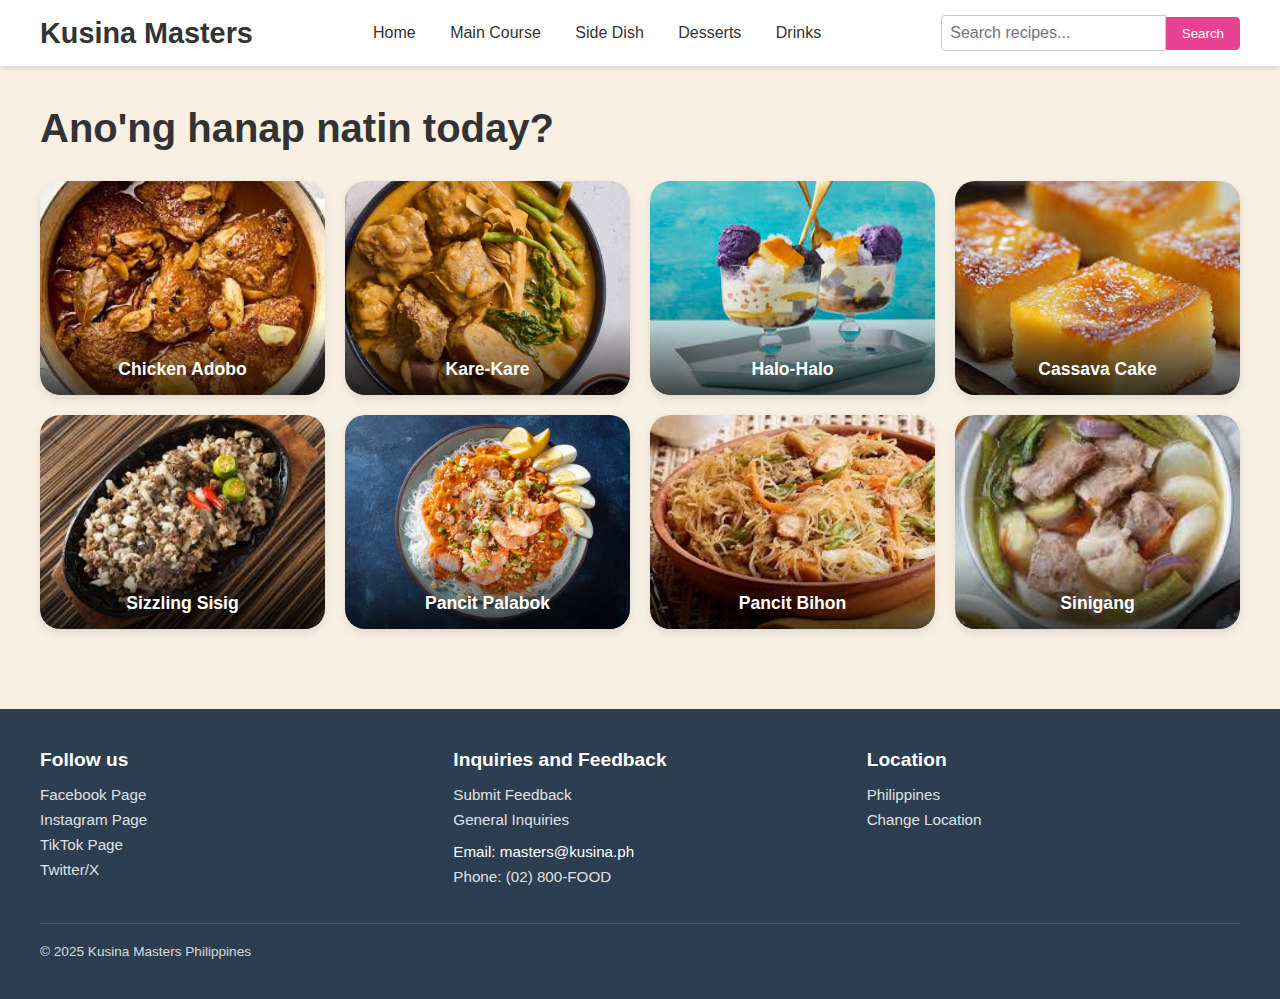
<file: index.html>
<!DOCTYPE html>
<html lang="en">
<head>
    <meta charset="UTF-8">
    <meta name="viewport" content="width=device-width, initial-scale=1.0">
    <title>Kusina Masters - Filipino Recipes</title>
    <style>
        /* General Reset and Font */
        * {
            box-sizing: border-box;
            margin: 0;
            padding: 0;
            font-family: 'Segoe UI', Tahoma, Geneva, Verdana, sans-serif;
        }

        /* Defining new color scheme */
        :root {
            --primary-bg: #f8f0e3; 
            --header-logo-color: #333; 
            --accent-pink: #e84393; 
            --footer-bg: #2c3e50; 
        }

        body {
            background-color: var(--primary-bg);
            color: #333;
            min-height: 100vh; 
            display: flex;
            flex-direction: column;
        }

        /* -------------------------------------- */
        /* Header, Menu, and Search Bar Styles */
        /* -------------------------------------- */
        .main-header {
            background-color: #fff;
            padding: 15px 40px;
            display: flex;
            justify-content: space-between;
            align-items: center;
            box-shadow: 0 2px 5px rgba(0, 0, 0, 0.1);
        }

        .logo {
            color: var(--header-logo-color); 
            font-size: 1.8rem;
            font-weight: 800;
        }

        .main-nav a {
            text-decoration: none;
            color: #333;
            margin: 0 15px;
            font-weight: 500;
            padding: 5px 0;
            transition: color 0.3s, border-bottom 0.3s;
        }

        .main-nav a:hover {
            color: var(--accent-pink); 
            border-bottom: 2px solid var(--accent-pink);
        }

        .search-bar input {
            padding: 8px;
            border: 1px solid #ccc;
            border-radius: 4px 0 0 4px;
            outline: none;
            font-size: 1rem;
        }

        .search-bar button {
            padding: 8px 15px;
            background-color: var(--accent-pink);
            color: white;
            border: 1px solid var(--accent-pink);
            border-radius: 0 4px 4px 0;
            cursor: pointer;
            transition: background-color 0.3s;
            margin-left: -5px;
        }
        
        /* Recipe Grid Content Area */
        .content-area {
            padding: 40px; 
            flex-grow: 1;
        }

        .content-area h1 {
            color: var(--header-logo-color);
            font-size: 2.5rem;
            margin-bottom: 30px;
            font-weight: 700;
        }

        .recipe-grid {
            display: grid;
            grid-template-columns: repeat(auto-fill, minmax(250px, 1fr));
            gap: 20px;
            max-width: 1200px;
        }

        .card {
            position: relative;
            border-radius: 20px; 
            overflow: hidden;    
            cursor: pointer;
            box-shadow: 0 4px 10px rgba(0,0,0,0.1);
            aspect-ratio: 4/3;   
            transition: transform 0.3s ease, box-shadow 0.3s ease;
            background-color: white;
        }

        .card img {
            width: 100%;
            height: 100%;
            object-fit: cover; 
            transition: transform 0.5s ease; 
            display: block;
        }

        .card:hover {
            box-shadow: 0 8px 20px rgba(0,0,0,0.2);
        }

        .card:hover img {
            transform: scale(1.1); 
        }

        .card-label {
            position: absolute;
            bottom: 0;
            left: 0;
            width: 100%;
            background: linear-gradient(transparent, rgba(0, 0, 0, 0.7)); 
            color: #fff; 
            text-align: center;
            padding: 40px 10px 15px 10px;
            font-weight: 600;
            font-size: 1.1rem;
            border-bottom-left-radius: 20px;
            border-bottom-right-radius: 20px;
            z-index: 2;
        }
        
        /* -------------------------------------- */
        /* Footer Styles */
        /* -------------------------------------- */
        .main-footer {
            background-color: var(--footer-bg); 
            color: #fff;
            padding: 40px;
            margin-top: 40px; 
            width: 100%;
        }

        .footer-columns {
            display: grid;
            grid-template-columns: repeat(auto-fit, minmax(200px, 1fr));
            gap: 40px; 
            margin-bottom: 30px;
        }

        .col h3 {
            font-size: 1.2rem;
            margin-bottom: 15px;
            font-weight: 700;
        }

        .col a, .col p {
            color: #fff;
            text-decoration: none;
            display: block;
            margin-bottom: 8px;
            font-size: 0.95rem;
            opacity: 0.85; 
            transition: opacity 0.3s;
        }

        .col a:hover {
            opacity: 1;
            text-decoration: underline;
            color: var(--accent-pink); 
        }

        .social-icons a {
            display: block; 
            margin-bottom: 8px;
            font-size: 0.95rem;
            opacity: 0.85;
            color: #fff; 
            text-decoration: none;
            transition: color 0.3s;
        }
        .social-icons a:hover {
            color: var(--accent-pink);
            opacity: 1;
        }
        .social-icons {
            margin-top: 10px;
        }

        .footer-bottom {
            border-top: 1px solid rgba(255, 255, 255, 0.2);
            padding-top: 20px;
            font-size: 0.85rem;
            opacity: 0.8;
        }
    </style>
</head>
<body>

    <header class="main-header">
        <div class="logo">Kusina Masters</div>
        
        <nav class="main-nav">
            <a href="#">Home</a>
            <a href="#">Main Course</a>
            <a href="#">Side Dish</a>
            <a href="#">Desserts</a>
            <a href="#">Drinks</a> 
        </nav>
        
        <div class="search-bar">
            <input type="text" placeholder="Search recipes...">
            <button>Search</button>
        </div>
    </header>
    
    <div class="content-area">
        <h1>Ano'ng hanap natin today?</h1>

        <div class="recipe-grid">
            
            <div class="card" onclick="window.location.href='adobo-recipe.html';">
                <img src="chicken-adobo.jpg" alt="Chicken Adobo">
                <div class="card-label">Chicken Adobo</div>
            </div>

            <div class="card" onclick="window.location.href='kare-kare-recipe.html';">
                <img src="kare-kare.jpg" alt="Kare-Kare">
                <div class="card-label">Kare-Kare</div>
            </div>

            <div class="card" onclick="window.location.href='halo-halo-recipe.html';">
                <img src="halo-halo1.jpg" alt="Halo-Halo">
                <div class="card-label">Halo-Halo</div>
            </div>

            <div class="card" onclick="window.location.href='cassava-cake-recipe.html';">
                <img src="cassava-cake.jpg" alt="Cassava Cake">
                <div class="card-label">Cassava Cake</div>
            </div>

            <div class="card" onclick="window.location.href='sizzling-sisig-recipe.html';">
                <img src="sisig.jpg" alt="Sizzling Sisig">
                <div class="card-label">Sizzling Sisig</div>
            </div>

            <div class="card" onclick="window.location.href='pancit-palabok-recipe.html';">
                <img src="pancit-palabok1.jpg" alt="Pancit Palabok">
                <div class="card-label">Pancit Palabok</div>
            </div>

            <div class="card" onclick="window.location.href='pancit-bihon-recipe.html';">
                <img src="pancit-bihon.jpg" alt="Pancit Bihon">
                <div class="card-label">Pancit Bihon</div>
            </div>
            
            <div class="card" onclick="window.location.href='sinigang-recipe.html';">
                <img src="sinigang.jpg" alt="Sinigang">
                <div class="card-label">Sinigang</div>
            </div>
            </div>
    </div>
    
    <footer class="main-footer">
        <div class="footer-columns">
            
            <div class="col follow">
                <h3>Follow us</h3>
                <div class="social-icons">
                    <a href="#">Facebook Page</a> 
                    <a href="#">Instagram Page</a> 
                    <a href="#">TikTok Page</a>
                    <a href="#">Twitter/X</a>
                </div>
            </div>
            
            <div class="col inquiries">
                <h3>Inquiries and Feedback</h3>
                <a href="#">Submit Feedback</a>
                <a href="#">General Inquiries</a>
                <p style="margin-top: 15px; opacity: 1;">Email: masters@kusina.ph</p>
                <p>Phone: (02) 800-FOOD</p>
            </div>

            <div class="col location">
                <h3>Location</h3>
                <p>Philippines</p>
                <a href="#">Change Location</a>
            </div>
            
        </div>
        
        <div class="footer-bottom">
            <p>© 2025 Kusina Masters Philippines</p>
        </div>
    </footer>

</body>
</html>
</file>
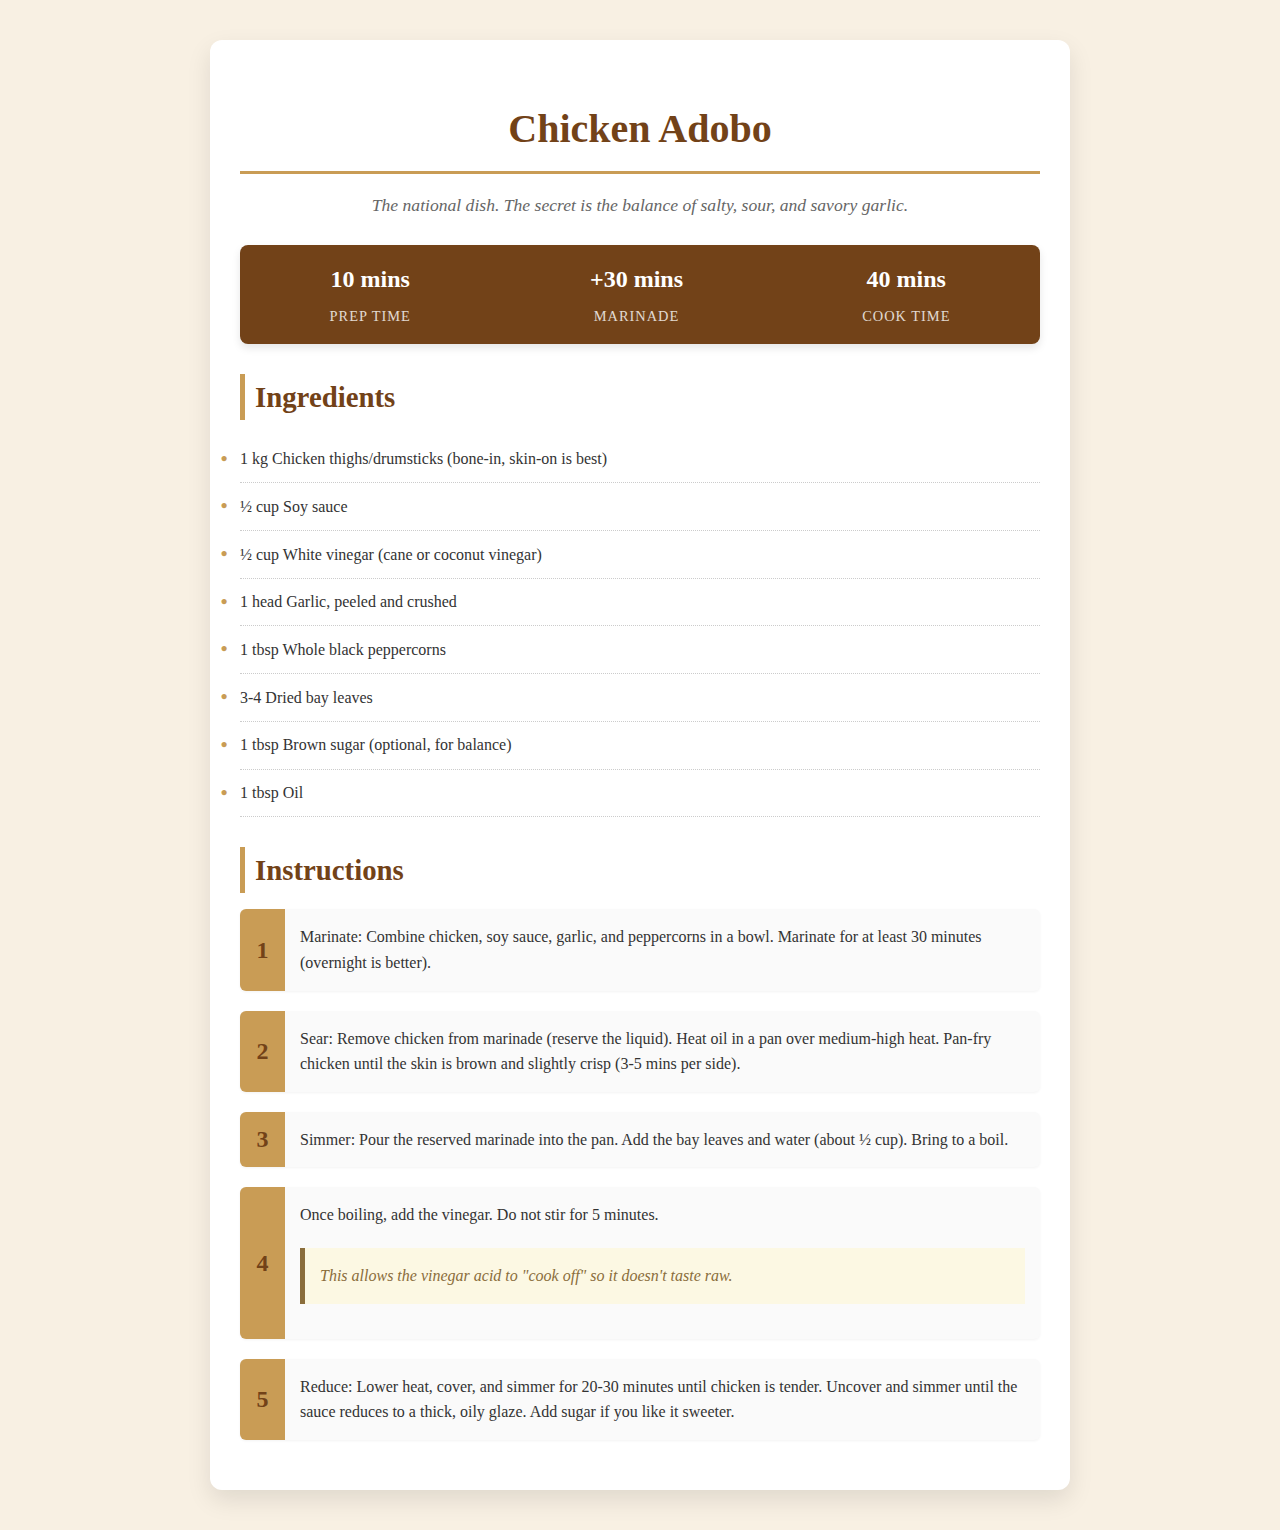
<file: adobo-recipe.html>
<!DOCTYPE html>
<html lang="en">
<head>
    <meta charset="UTF-8">
    <meta name="viewport" content="width=device-width, initial-scale=1.0">
    <title>Chicken Adobo Recipe</title>
    <style>
        /* CSS STYLES */
        :root {
            --primary-color: #724218; /* Dark brown, earthy */
            --secondary-color: #f8f0e3; /* Light cream/off-white */
            --accent-color: #c99c55; /* Gold/yellow for highlights */
            --text-color: #333;
        }

        body {
            font-family: 'Georgia', serif;
            line-height: 1.6;
            margin: 0;
            padding: 0;
            background-color: var(--secondary-color);
            color: var(--text-color);
        }

        .recipe-container {
            max-width: 800px;
            margin: 40px auto;
            padding: 30px;
            background: #fff;
            box-shadow: 0 10px 25px rgba(0, 0, 0, 0.1);
            border-radius: 12px;
        }

        h1 {
            text-align: center;
            color: var(--primary-color);
            font-size: 2.5em;
            margin-bottom: 0.1em;
            border-bottom: 3px solid var(--accent-color);
            padding-bottom: 10px;
        }

        .tagline {
            text-align: center;
            font-style: italic;
            color: #666;
            margin-bottom: 25px;
            font-size: 1.1em;
        }

        /* Time Section */
        .time-box {
            display: flex;
            justify-content: space-around;
            background-color: var(--primary-color);
            color: #fff;
            padding: 15px 0;
            margin-bottom: 25px;
            border-radius: 8px;
            box-shadow: 0 4px 8px rgba(0, 0, 0, 0.1);
        }

        .time-item {
            text-align: center;
            padding: 0 15px;
        }

        .time-item strong {
            display: block;
            font-size: 1.5em;
            margin-bottom: 5px;
        }

        .time-item span {
            font-size: 0.9em;
            text-transform: uppercase;
            letter-spacing: 1px;
            opacity: 0.8;
        }
        
        /* Ingredients & Instructions */
        .section-title {
            color: var(--primary-color);
            font-size: 1.8em;
            margin-top: 30px;
            margin-bottom: 15px;
            border-left: 5px solid var(--accent-color);
            padding-left: 10px;
        }

        /* Ingredients List */
        .ingredients ul {
            list-style: none;
            padding: 0;
        }

        .ingredients li {
            padding: 8px 0;
            border-bottom: 1px dotted #ccc;
            display: flex;
            align-items: center;
        }

        .ingredients li:before {
            content: '•';
            color: var(--accent-color);
            font-weight: bold;
            display: inline-block;
            width: 1em;
            margin-left: -1em;
            font-size: 1.2em;
        }

        /* Instructions List - FIX APPLIED HERE */
        .instructions ol {
            list-style-type: none;
            counter-reset: step-counter;
            padding: 0;
        }

        .instructions li {
            margin-bottom: 20px;
            /* Increased padding-left to make space for the step number block */
            padding: 15px 15px 15px 60px; 
            position: relative;
            background-color: #fafafa;
            border-radius: 6px;
            box-shadow: 0 1px 3px rgba(0, 0, 0, 0.05);
        }

        .instructions li:before {
            content: counter(step-counter);
            counter-increment: step-counter;
            position: absolute;
            /* Positioned the block to the far left of the list item padding */
            left: 0; 
            top: 0;
            /* Define the width of the step number block */
            width: 45px; 
            height: 100%;
            background-color: var(--accent-color);
            color: var(--primary-color);
            font-weight: bold;
            font-size: 1.5em;
            display: flex;
            align-items: center;
            justify-content: center;
            border-radius: 6px 0 0 6px;
        }
        
        /* Special Note/Rule */
        .note {
            background-color: #fcf8e3; /* Light yellow background */
            border-left: 5px solid #8a6d3b; /* Darker yellow border */
            padding: 15px;
            margin: 20px 0;
            color: #8a6d3b;
            font-style: italic;
        }
    </style>
</head>
<body>

<div class="recipe-container">
    
    <h1>Chicken Adobo</h1>
    <p class="tagline">The national dish. The secret is the balance of salty, sour, and savory garlic.</p>

    <div class="time-box">
        <div class="time-item">
            <strong>10 mins</strong>
            <span>Prep Time</span>
        </div>
        <div class="time-item">
            <strong>+30 mins</strong>
            <span>Marinade</span>
        </div>
        <div class="time-item">
            <strong>40 mins</strong>
            <span>Cook Time</span>
        </div>
    </div>

    <h2 class="section-title">Ingredients</h2>
    <div class="ingredients">
        <ul>
            <li>1 kg Chicken thighs/drumsticks (bone-in, skin-on is best)</li>
            <li>½ cup Soy sauce</li>
            <li>½ cup White vinegar (cane or coconut vinegar)</li>
            <li>1 head Garlic, peeled and crushed</li>
            <li>1 tbsp Whole black peppercorns</li>
            <li>3-4 Dried bay leaves</li>
            <li>1 tbsp Brown sugar (optional, for balance)</li>
            <li>1 tbsp Oil</li>
        </ul>
    </div>

    <h2 class="section-title">Instructions</h2>
    <div class="instructions">
        <ol>
            <li>
                Marinate: Combine chicken, soy sauce, garlic, and peppercorns in a bowl. Marinate for at least 30 minutes (overnight is better).
            </li>
            <li>
                Sear: Remove chicken from marinade (reserve the liquid). Heat oil in a pan over medium-high heat. Pan-fry chicken until the skin is brown and slightly crisp (3-5 mins per side).
            </li>
            <li>
                Simmer: Pour the reserved marinade into the pan. Add the bay leaves and water (about ½ cup). Bring to a boil.
            </li>
            <li>
                 Once boiling, add the vinegar. Do not stir for 5 minutes. <div class="note">
                    This allows the vinegar acid to "cook off" so it doesn't taste raw.
                </div>
            </li>
            <li>
                Reduce: Lower heat, cover, and simmer for 20-30 minutes until chicken is tender. Uncover and simmer until the sauce reduces to a thick, oily glaze. Add sugar if you like it sweeter.
            </li>
        </ol>
    </div>

</div>

</body>
</html>
</file>
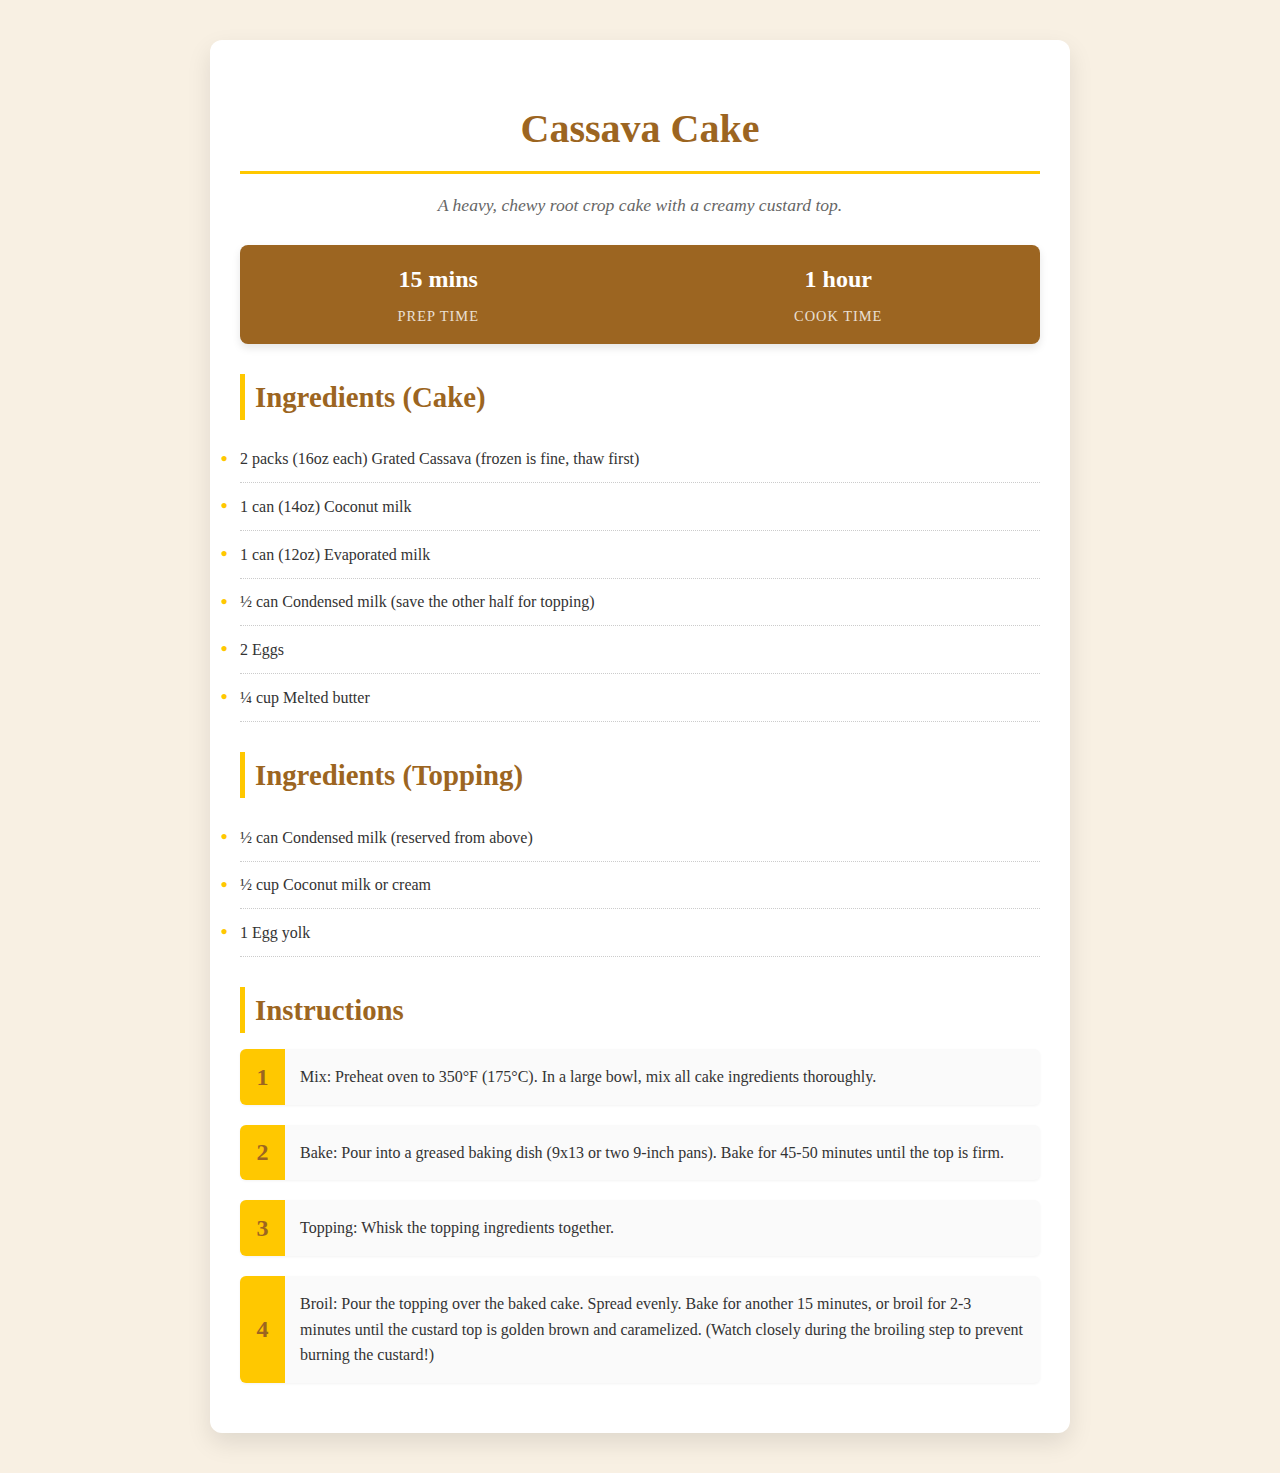
<file: cassava-cake-recipe.html>
<!DOCTYPE html>
<html lang="en">
<head>
    <meta charset="UTF-8">
    <meta name="viewport" content="width=device-width, initial-scale=1.0">
    <title>Cassava Cake Recipe</title>
    <style>
        /* CSS STYLES */
        :root {
            --primary-color: #9c6521; /* Rich Brown/Gold for Cassava Cake */
            --secondary-color: #f8f0e3; 
            --accent-color: #ffc800; /* Bright Yellow/Gold for Custard */
            --text-color: #333;
        }

        body {
            font-family: 'Georgia', serif;
            line-height: 1.6;
            margin: 0;
            padding: 0;
            background-color: var(--secondary-color);
            color: var(--text-color);
        }

        .recipe-container {
            max-width: 800px;
            margin: 40px auto;
            padding: 30px;
            background: #fff;
            box-shadow: 0 10px 25px rgba(0, 0, 0, 0.1);
            border-radius: 12px;
        }

        /* --- Global Recipe Styling --- */
        .recipe-title {
            text-align: center;
            font-size: 2.5em;
            margin-bottom: 0.1em;
            padding-bottom: 10px;
            color: var(--primary-color);
            border-bottom: 3px solid var(--accent-color);
        }

        .tagline {
            text-align: center;
            font-style: italic;
            color: #666;
            margin-bottom: 25px;
            font-size: 1.1em;
        }
        
        /* Time Section */
        .time-box {
            display: flex;
            justify-content: space-around;
            background-color: var(--primary-color);
            color: #fff;
            padding: 15px 0;
            margin-bottom: 25px;
            border-radius: 8px;
            box-shadow: 0 4px 8px rgba(0, 0, 0, 0.1);
        }

        .time-item {
            text-align: center;
            padding: 0 15px;
        }

        .time-item strong {
            display: block;
            font-size: 1.5em;
            margin-bottom: 5px;
        }

        .time-item span {
            font-size: 0.9em;
            text-transform: uppercase;
            letter-spacing: 1px;
            opacity: 0.8;
        }
        
        /* Ingredients & Instructions Titles */
        .section-title {
            color: var(--primary-color);
            font-size: 1.8em;
            margin-top: 30px;
            margin-bottom: 15px;
            border-left: 5px solid var(--accent-color);
            padding-left: 10px;
        }

        /* Ingredients List */
        .ingredients ul {
            list-style: none;
            padding: 0;
        }

        .ingredients li {
            padding: 8px 0;
            border-bottom: 1px dotted #ccc;
            display: flex;
            align-items: center;
        }

        .ingredients li:before {
            content: '•';
            color: var(--accent-color);
            font-weight: bold;
            display: inline-block;
            width: 1em;
            margin-left: -1em;
            font-size: 1.2em;
        }

        /* Instructions List - FIX RETAINED for alignment */
        .instructions ol {
            list-style-type: none;
            counter-reset: step-counter;
            padding: 0;
        }

        .instructions li {
            margin-bottom: 20px;
            /* Padding left provides space for the step number block */
            padding: 15px 15px 15px 60px; 
            position: relative;
            background-color: #fafafa;
            border-radius: 6px;
            box-shadow: 0 1px 3px rgba(0, 0, 0, 0.05);
        }

        .instructions li:before {
            content: counter(step-counter);
            counter-increment: step-counter;
            position: absolute;
            left: 0; 
            top: 0;
            width: 45px; /* Width of the step number block */
            height: 100%;
            background-color: var(--accent-color); 
            color: var(--primary-color); 
            font-weight: bold;
            font-size: 1.5em;
            display: flex;
            align-items: center;
            justify-content: center;
            border-radius: 6px 0 0 6px;
        }
        
        /* Removed .note styling entirely */
    </style>
</head>
<body>

<div class="recipe-container">
    
    <h1 class="recipe-title">Cassava Cake </h1>
    <p class="tagline">A heavy, chewy root crop cake with a creamy custard top.</p>

    <div class="time-box">
        <div class="time-item">
            <strong>15 mins</strong>
            <span>Prep Time</span>
        </div>
        <div class="time-item">
            <strong>1 hour</strong>
            <span>Cook Time</span>
        </div>
    </div>

    <h2 class="section-title">Ingredients (Cake)</h2>
    <div class="ingredients">
        <ul>
            <li>2 packs (16oz each) Grated Cassava (frozen is fine, thaw first)</li>
            <li>1 can (14oz) Coconut milk</li>
            <li>1 can (12oz) Evaporated milk</li>
            <li>½ can Condensed milk (save the other half for topping)</li>
            <li>2 Eggs</li>
            <li>¼ cup Melted butter</li>
        </ul>
    </div>
    
    <h2 class="section-title">Ingredients (Topping)</h2>
    <div class="ingredients">
        <ul>
            <li>½ can Condensed milk (reserved from above)</li>
            <li>½ cup Coconut milk or cream</li>
            <li>1 Egg yolk</li>
        </ul>
    </div>

    <h2 class="section-title">Instructions</h2>
    <div class="instructions">
        <ol>
            <li>
                Mix: Preheat oven to 350°F (175°C). In a large bowl, mix all cake ingredients thoroughly.
            </li>
            <li>
                Bake: Pour into a greased baking dish (9x13 or two 9-inch pans). Bake for 45-50 minutes until the top is firm.
            </li>
            <li>
                Topping: Whisk the topping ingredients together.
            </li>
            <li>
                Broil: Pour the topping over the baked cake. Spread evenly. Bake for another 15 minutes, or broil for 2-3 minutes until the custard top is golden brown and caramelized. (Watch closely during the broiling step to prevent burning the custard!)
            </li>
        </ol>
    </div>

</div>

</body>
</html>
</file>
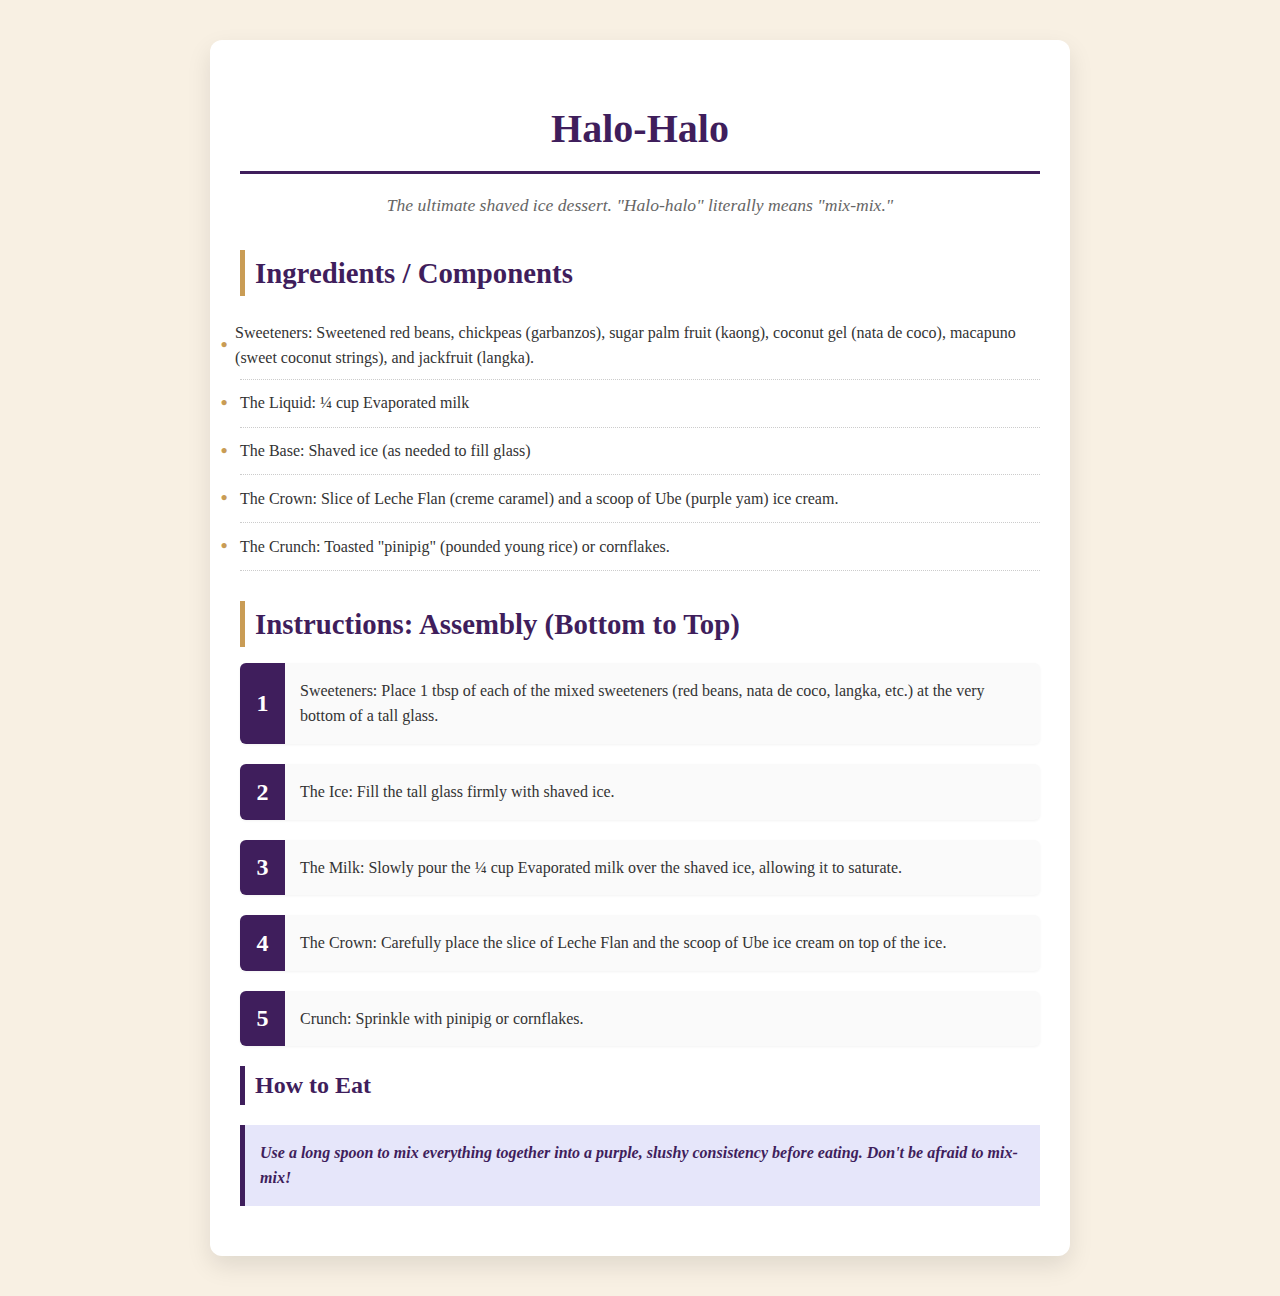
<file: halo-halo-recipe.html>
<!DOCTYPE html>
<html lang="en">
<head>
    <meta charset="UTF-8">
    <meta name="viewport" content="width=device-width, initial-scale=1.0">
    <title>Halo-Halo Recipe</title>
    <style>
        /* CSS STYLES */
        :root {
            --primary-color: #3f1e5c; /* Deep Purple/Ube for Halo-Halo */
            --secondary-color: #f8f0e3; 
            --accent-color: #c99c55; /* Gold/Yellow */
            --text-color: #333;
        }

        body {
            font-family: 'Georgia', serif;
            line-height: 1.6;
            margin: 0;
            padding: 0;
            background-color: var(--secondary-color);
            color: var(--text-color);
        }

        .recipe-container {
            max-width: 800px;
            margin: 40px auto;
            padding: 30px;
            background: #fff;
            box-shadow: 0 10px 25px rgba(0, 0, 0, 0.1);
            border-radius: 12px;
        }

        /* --- Global Recipe Styling --- */
        .recipe-title {
            text-align: center;
            font-size: 2.5em;
            margin-bottom: 0.1em;
            padding-bottom: 10px;
            color: var(--primary-color);
            border-bottom: 3px solid var(--primary-color);
        }

        .tagline {
            text-align: center;
            font-style: italic;
            color: #666;
            margin-bottom: 25px;
            font-size: 1.1em;
        }
        
        /* Time Section (Removed as Halo-Halo is mostly assembly) */
        
        /* Ingredients & Instructions Titles */
        .section-title {
            color: var(--primary-color);
            font-size: 1.8em;
            margin-top: 30px;
            margin-bottom: 15px;
            border-left: 5px solid var(--accent-color);
            padding-left: 10px;
        }

        /* Ingredients List */
        .ingredients ul {
            list-style: none;
            padding: 0;
        }

        .ingredients li {
            padding: 8px 0;
            border-bottom: 1px dotted #ccc;
            display: flex;
            align-items: center;
        }

        .ingredients li:before {
            content: '•';
            color: var(--accent-color);
            font-weight: bold;
            display: inline-block;
            width: 1em;
            margin-left: -1em;
            font-size: 1.2em;
        }

        /* Instructions List: Modified for Layers/Assembly Steps */
        .instructions ol {
            list-style-type: none;
            counter-reset: step-counter;
            padding: 0;
        }

        .instructions li {
            margin-bottom: 20px;
            /* Padding left provides space for the step number block */
            padding: 15px 15px 15px 60px; 
            position: relative;
            background-color: #fafafa;
            border-radius: 6px;
            box-shadow: 0 1px 3px rgba(0, 0, 0, 0.05);
        }

        .instructions li:before {
            content: counter(step-counter);
            counter-increment: step-counter;
            position: absolute;
            left: 0; 
            top: 0;
            width: 45px; /* Width of the step number block */
            height: 100%;
            background-color: var(--primary-color); 
            color: white; 
            font-weight: bold;
            font-size: 1.5em;
            display: flex;
            align-items: center;
            justify-content: center;
            border-radius: 6px 0 0 6px;
        }
        
        /* Special Note/Rule for Eating */
        .note {
            background-color: #e6e6fa; /* Lavender */
            border-left: 5px solid var(--primary-color); 
            padding: 15px;
            margin: 20px 0;
            color: var(--primary-color);
            font-style: italic;
            font-weight: bold;
        }

        .layer-list {
            padding-left: 0;
            list-style: none;
        }

        .layer-list li {
            font-weight: bold;
            padding: 5px 0;
        }
    </style>
</head>
<body>

<div class="recipe-container">
    
    <h1 class="recipe-title"> Halo-Halo </h1>
    <p class="tagline">The ultimate shaved ice dessert. "Halo-halo" literally means "mix-mix."</p>

    <h2 class="section-title">Ingredients / Components</h2>
    <div class="ingredients">
        <ul>
            <li>Sweeteners: Sweetened red beans, chickpeas (garbanzos), sugar palm fruit (kaong), coconut gel (nata de coco), macapuno (sweet coconut strings), and jackfruit (langka).</li>
            <li>The Liquid: ¼ cup Evaporated milk</li>
            <li>The Base: Shaved ice (as needed to fill glass)</li>
            <li>The Crown: Slice of Leche Flan (creme caramel) and a scoop of Ube (purple yam) ice cream.</li>
            <li>The Crunch: Toasted "pinipig" (pounded young rice) or cornflakes.</li>
        </ul>
    </div>

    <h2 class="section-title">Instructions: Assembly (Bottom to Top)</h2>
    <div class="instructions">
        <ol>
            <li>
                Sweeteners: Place 1 tbsp of each of the mixed sweeteners (red beans, nata de coco, langka, etc.) at the very bottom of a tall glass.
            </li>
            <li>
                The Ice: Fill the tall glass firmly with shaved ice.
            </li>
            <li>
                The Milk: Slowly pour the ¼ cup Evaporated milk over the shaved ice, allowing it to saturate.
            </li>
            <li>
                The Crown: Carefully place the slice of Leche Flan and the scoop of Ube ice cream on top of the ice.
            </li>
            <li>
                Crunch: Sprinkle with pinipig or cornflakes.
            </li>
        </ol>

        <h3 class="section-title" style="font-size: 1.5em; margin-top: 10px; border-left-color: var(--primary-color); color: var(--primary-color);">How to Eat</h3>
        <div class="note">
            Use a long spoon to mix everything together into a purple, slushy consistency before eating. Don't be afraid to mix-mix!
        </div>
    </div>

</div>

</body>
</html>
</file>
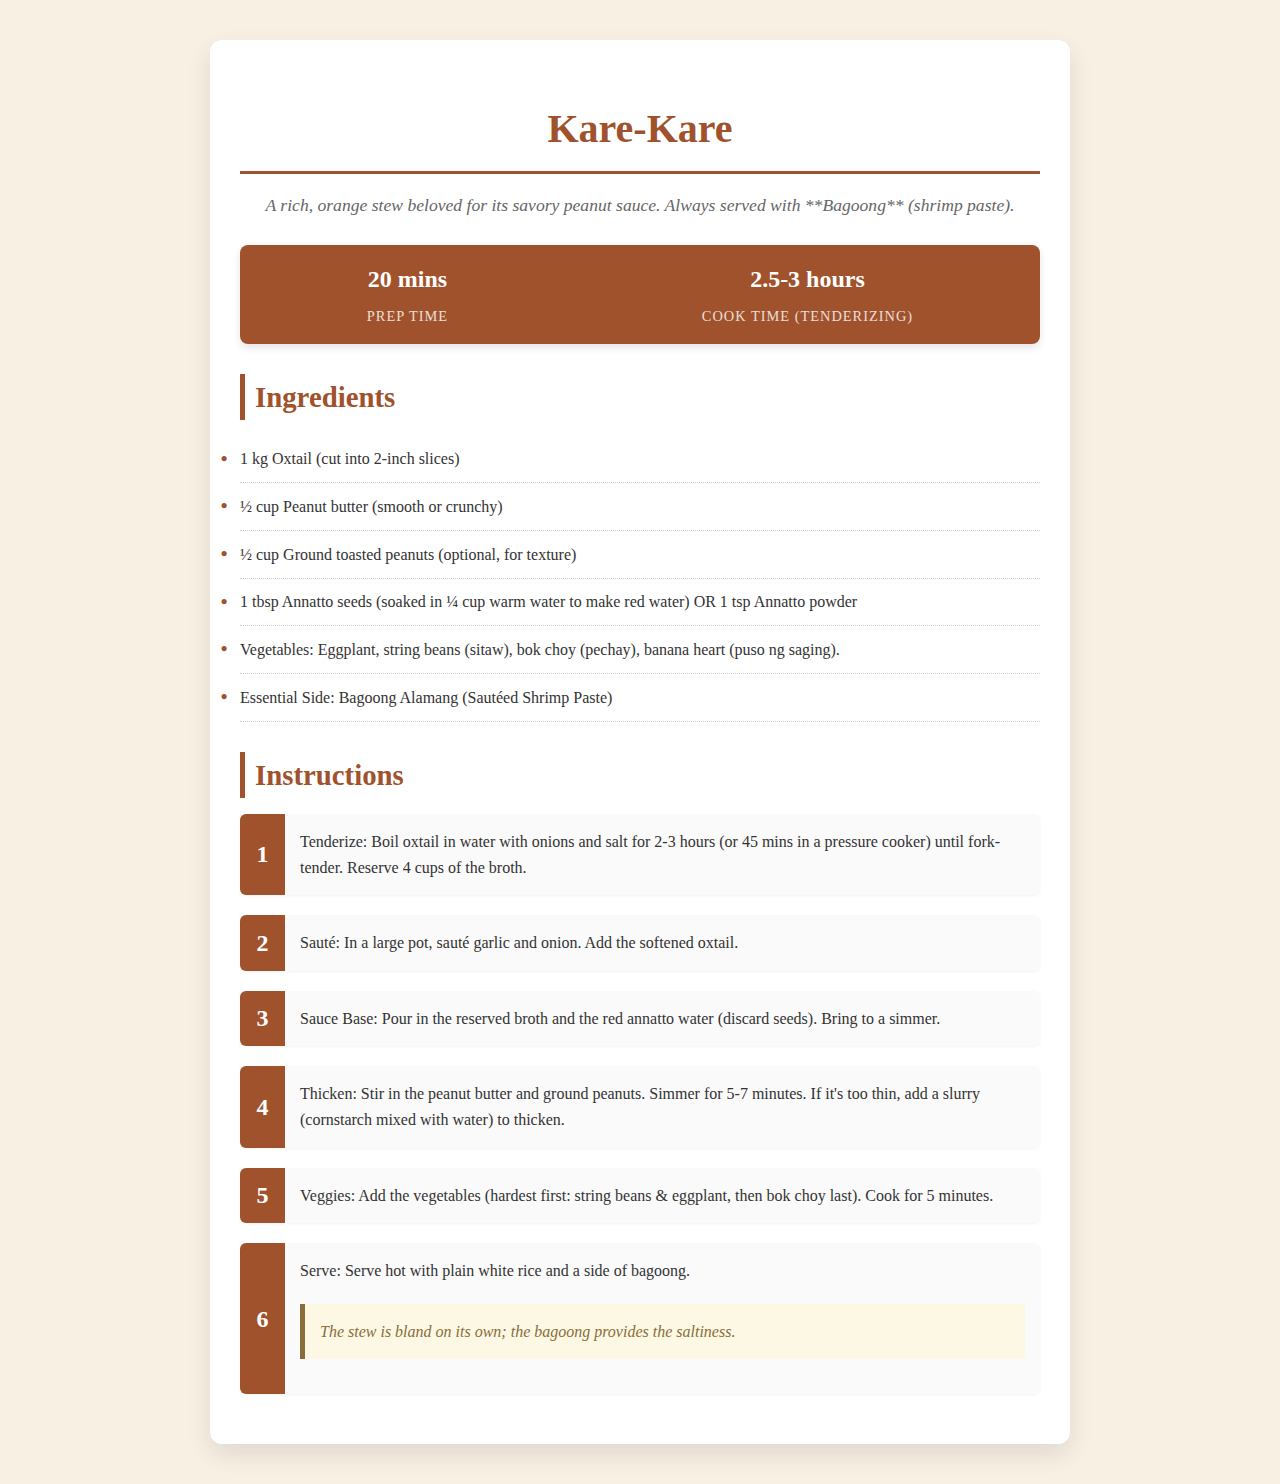
<file: kare-kare-recipe.html>
<!DOCTYPE html>
<html lang="en">
<head>
    <meta charset="UTF-8">
    <meta name="viewport" content="width=device-width, initial-scale=1.0">
    <title>Kare-Kare (Oxtail Peanut Stew) Recipe</title>
    <style>
        /* CSS STYLES */
        :root {
            --primary-color: #724218; /* Dark brown, earthy (used for general text/structure) */
            --secondary-color: #f8f0e3; /* Light cream/off-white */
            --accent-color: #c99c55; /* Gold/yellow for highlights (used for Adobo, retained for general style) */
            --kare-kare-color: #a0522d; /* Sienna/Brown for Kare-Kare accents */
            --text-color: #333;
        }

        body {
            font-family: 'Georgia', serif;
            line-height: 1.6;
            margin: 0;
            padding: 0;
            background-color: var(--secondary-color);
            color: var(--text-color);
        }

        .recipe-container {
            max-width: 800px;
            margin: 40px auto;
            padding: 30px;
            background: #fff;
            box-shadow: 0 10px 25px rgba(0, 0, 0, 0.1);
            border-radius: 12px;
        }

        /* --- Global Recipe Styling --- */
        .recipe-title {
            text-align: center;
            font-size: 2.5em;
            margin-bottom: 0.1em;
            padding-bottom: 10px;
            color: var(--kare-kare-color);
            border-bottom: 3px solid var(--kare-kare-color);
        }

        .tagline {
            text-align: center;
            font-style: italic;
            color: #666;
            margin-bottom: 25px;
            font-size: 1.1em;
        }
        
        /* Time Section */
        .time-box {
            display: flex;
            justify-content: space-around;
            /* Use Kare-Kare specific color for the time box */
            background-color: var(--kare-kare-color);
            color: #fff;
            padding: 15px 0;
            margin-bottom: 25px;
            border-radius: 8px;
            box-shadow: 0 4px 8px rgba(0, 0, 0, 0.1);
        }

        .time-item {
            text-align: center;
            padding: 0 15px;
        }

        .time-item strong {
            display: block;
            font-size: 1.5em;
            margin-bottom: 5px;
        }

        .time-item span {
            font-size: 0.9em;
            text-transform: uppercase;
            letter-spacing: 1px;
            opacity: 0.8;
        }
        
        /* Ingredients & Instructions Titles */
        .section-title {
            color: var(--kare-kare-color);
            font-size: 1.8em;
            margin-top: 30px;
            margin-bottom: 15px;
            /* Use Kare-Kare specific color for the border */
            border-left: 5px solid var(--kare-kare-color);
            padding-left: 10px;
        }

        /* Ingredients List */
        .ingredients ul {
            list-style: none;
            padding: 0;
        }

        .ingredients li {
            padding: 8px 0;
            border-bottom: 1px dotted #ccc;
            display: flex;
            align-items: center;
        }

        .ingredients li:before {
            content: '•';
            /* Use Kare-Kare specific color for bullet points */
            color: var(--kare-kare-color); 
            font-weight: bold;
            display: inline-block;
            width: 1em;
            margin-left: -1em;
            font-size: 1.2em;
        }

        /* Instructions List - FIX RETAINED for alignment */
        .instructions ol {
            list-style-type: none;
            counter-reset: step-counter;
            padding: 0;
        }

        .instructions li {
            margin-bottom: 20px;
            /* Padding left provides space for the step number block */
            padding: 15px 15px 15px 60px; 
            position: relative;
            background-color: #fafafa;
            border-radius: 6px;
            box-shadow: 0 1px 3px rgba(0, 0, 0, 0.05);
        }

        .instructions li:before {
            content: counter(step-counter);
            counter-increment: step-counter;
            position: absolute;
            left: 0; 
            top: 0;
            width: 45px; /* Width of the step number block */
            height: 100%;
            /* Use Kare-Kare specific color for step numbers */
            background-color: var(--kare-kare-color); 
            color: #fff; /* White text for contrast */
            font-weight: bold;
            font-size: 1.5em;
            display: flex;
            align-items: center;
            justify-content: center;
            border-radius: 6px 0 0 6px;
        }
        
        /* Special Note/Rule */
        .note {
            background-color: #fcf8e3; 
            border-left: 5px solid #8a6d3b; 
            padding: 15px;
            margin: 20px 0;
            color: #8a6d3b;
            font-style: italic;
        }
    </style>
</head>
<body>

<div class="recipe-container">
    
    <h1 class="recipe-title">Kare-Kare </h1>
    <p class="tagline">A rich, orange stew beloved for its savory peanut sauce. Always served with **Bagoong** (shrimp paste).</p>

    <div class="time-box">
        <div class="time-item">
            <strong>20 mins</strong>
            <span>Prep Time</span>
        </div>
        <div class="time-item">
            <strong>2.5-3 hours</strong>
            <span>Cook Time (Tenderizing)</span>
        </div>
    </div>

    <h2 class="section-title">Ingredients</h2>
    <div class="ingredients">
        <ul>
            <li>1 kg Oxtail (cut into 2-inch slices)</li>
            <li>½ cup Peanut butter (smooth or crunchy)</li>
            <li>½ cup Ground toasted peanuts (optional, for texture)</li>
            <li>1 tbsp Annatto seeds (soaked in ¼ cup warm water to make red water) OR 1 tsp Annatto powder</li>
            <li>Vegetables: Eggplant, string beans (sitaw), bok choy (pechay), banana heart (puso ng saging).</li>
            <li>Essential Side: Bagoong Alamang (Sautéed Shrimp Paste)</li>
        </ul>
    </div>

    <h2 class="section-title">Instructions</h2>
    <div class="instructions">
        <ol>
            <li>
                Tenderize: Boil oxtail in water with onions and salt for 2-3 hours (or 45 mins in a pressure cooker) until fork-tender. Reserve 4 cups of the broth.
            </li>
            <li>
                Sauté: In a large pot, sauté garlic and onion. Add the softened oxtail.
            </li>
            <li>
                Sauce Base: Pour in the reserved broth and the red annatto water (discard seeds). Bring to a simmer.
            </li>
            <li>
                Thicken: Stir in the peanut butter and ground peanuts. Simmer for 5-7 minutes. If it's too thin, add a slurry (cornstarch mixed with water) to thicken.
            </li>
            <li>
                Veggies: Add the vegetables (hardest first: string beans & eggplant, then bok choy last). Cook for 5 minutes.
            </li>
            <li>
                Serve: Serve hot with plain white rice and a side of bagoong. 
                <div class="note">
                    The stew is bland on its own; the bagoong provides the saltiness.
                </div>
            </li>
        </ol>
    </div>

</div>

</body>
</html>
</file>
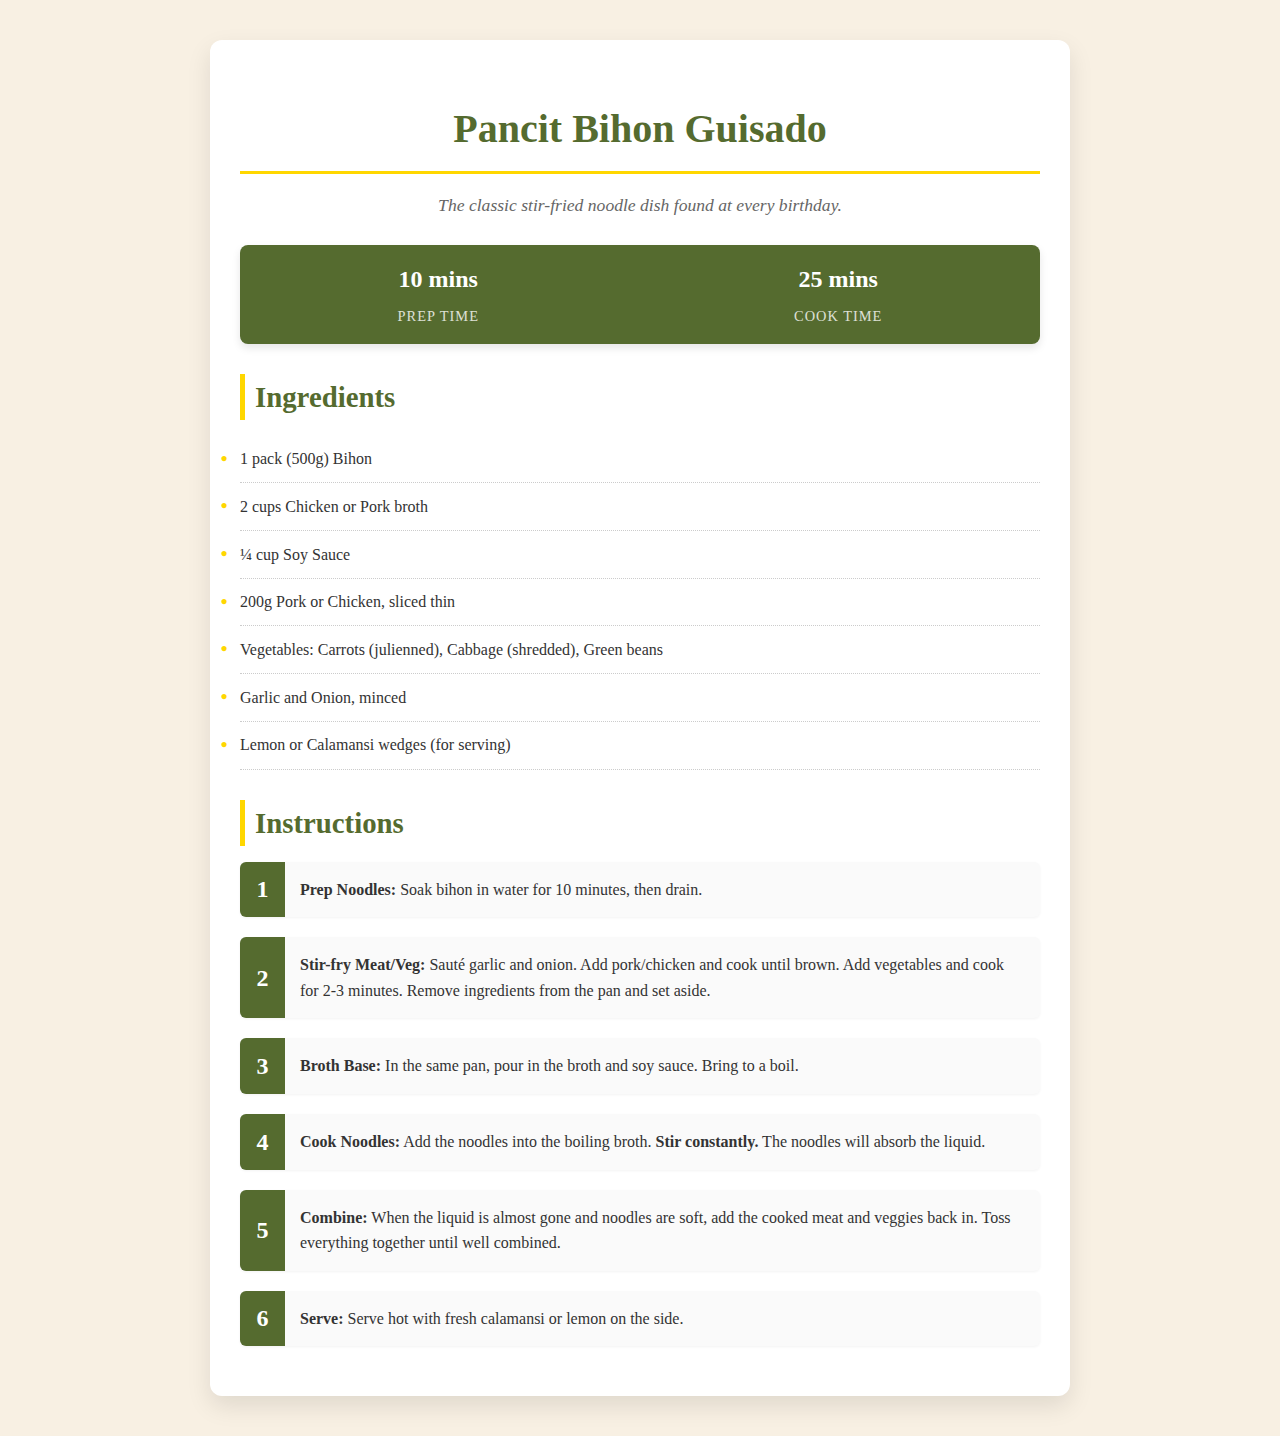
<file: pancit-bihon-recipe.html>
<!DOCTYPE html>
<html lang="en">
<head>
    <meta charset="UTF-8">
    <meta name="viewport" content="width=device-width, initial-scale=1.0">
    <title>Pancit Bihon Guisado Recipe</title>
    <style>
        /* CSS STYLES */
        :root {
            --primary-color: #556b2f; /* Olive Green/Earth Tone */
            --secondary-color: #f8f0e3; 
            --accent-color: #ffd700; /* Gold/Noodle Accent */
            --text-color: #333;
        }

        body {
            font-family: 'Georgia', serif;
            line-height: 1.6;
            margin: 0;
            padding: 0;
            background-color: var(--secondary-color);
            color: var(--text-color);
        }

        .recipe-container {
            max-width: 800px;
            margin: 40px auto;
            padding: 30px;
            background: #fff;
            box-shadow: 0 10px 25px rgba(0, 0, 0, 0.1);
            border-radius: 12px;
        }

        /* --- Global Recipe Styling --- */
        .recipe-title {
            text-align: center;
            font-size: 2.5em;
            margin-bottom: 0.1em;
            padding-bottom: 10px;
            color: var(--primary-color);
            border-bottom: 3px solid var(--accent-color);
        }

        .tagline {
            text-align: center;
            font-style: italic;
            color: #666;
            margin-bottom: 25px;
            font-size: 1.1em;
        }
        
        /* Time Section */
        .time-box {
            display: flex;
            justify-content: space-around;
            background-color: var(--primary-color);
            color: white;
            padding: 15px 0;
            margin-bottom: 25px;
            border-radius: 8px;
            box-shadow: 0 4px 8px rgba(0, 0, 0, 0.1);
        }

        .time-item {
            text-align: center;
            padding: 0 15px;
        }

        .time-item strong {
            display: block;
            font-size: 1.5em;
            margin-bottom: 5px;
        }

        .time-item span {
            font-size: 0.9em;
            text-transform: uppercase;
            letter-spacing: 1px;
            opacity: 0.8;
        }
        
        /* Ingredients & Instructions Titles */
        .section-title {
            color: var(--primary-color);
            font-size: 1.8em;
            margin-top: 30px;
            margin-bottom: 15px;
            border-left: 5px solid var(--accent-color);
            padding-left: 10px;
        }

        /* Ingredients List */
        .ingredients ul {
            list-style: none;
            padding: 0;
        }

        .ingredients li {
            padding: 8px 0;
            border-bottom: 1px dotted #ccc;
            display: flex;
            align-items: center;
        }

        .ingredients li:before {
            content: '•';
            color: var(--accent-color);
            font-weight: bold;
            display: inline-block;
            width: 1em;
            margin-left: -1em;
            font-size: 1.2em;
        }

        /* Instructions List - FIX RETAINED for alignment */
        .instructions ol {
            list-style-type: none;
            counter-reset: step-counter;
            padding: 0;
        }

        .instructions li {
            margin-bottom: 20px;
            /* Padding left provides space for the step number block */
            padding: 15px 15px 15px 60px; 
            position: relative;
            background-color: #fafafa;
            border-radius: 6px;
            box-shadow: 0 1px 3px rgba(0, 0, 0, 0.05);
        }

        .instructions li:before {
            content: counter(step-counter);
            counter-increment: step-counter;
            position: absolute;
            left: 0; 
            top: 0;
            width: 45px; /* Width of the step number block */
            height: 100%;
            background-color: var(--primary-color); 
            color: white; 
            font-weight: bold;
            font-size: 1.5em;
            display: flex;
            align-items: center;
            justify-content: center;
            border-radius: 6px 0 0 6px;
        }
    </style>
</head>
<body>

<div class="recipe-container">
    
    <h1 class="recipe-title">Pancit Bihon Guisado </h1>
    <p class="tagline">The classic stir-fried noodle dish found at every birthday.</p>

    <div class="time-box">
        <div class="time-item">
            <strong>10 mins</strong>
            <span>Prep Time</span>
        </div>
        <div class="time-item">
            <strong>25 mins</strong>
            <span>Cook Time</span>
        </div>
    </div>

    <h2 class="section-title">Ingredients</h2>
    <div class="ingredients">
        <ul>
            <li>1 pack (500g) Bihon</li>
            <li>2 cups Chicken or Pork broth</li>
            <li>¼ cup Soy Sauce</li>
            <li>200g Pork or Chicken, sliced thin</li>
            <li>Vegetables: Carrots (julienned), Cabbage (shredded), Green beans</li>
            <li>Garlic and Onion, minced</li>
            <li>Lemon or Calamansi wedges (for serving)</li>
        </ul>
    </div>

    <h2 class="section-title">Instructions</h2>
    <div class="instructions">
        <ol>
            <li>
                <b>Prep Noodles:</b> Soak bihon in water for 10 minutes, then drain.
            </li>
            <li>
                <b>Stir-fry Meat/Veg:</b> Sauté garlic and onion. Add pork/chicken and cook until brown. Add vegetables and cook for 2-3 minutes. Remove ingredients from the pan and set aside.
            </li>
            <li>
                <b>Broth Base:</b> In the same pan, pour in the broth and soy sauce. Bring to a boil.
            </li>
            <li>
                <b>Cook Noodles:</b> Add the noodles into the boiling broth. <b>Stir constantly.</b> The noodles will absorb the liquid.
            </li>
            <li>
                <b>Combine:</b> When the liquid is almost gone and noodles are soft, add the cooked meat and veggies back in. Toss everything together until well combined.
            </li>
            <li>
                <b>Serve:</b> Serve hot with fresh calamansi or lemon on the side.
            </li>
        </ol>
    </div>

</div>

</body>
</html>
</file>
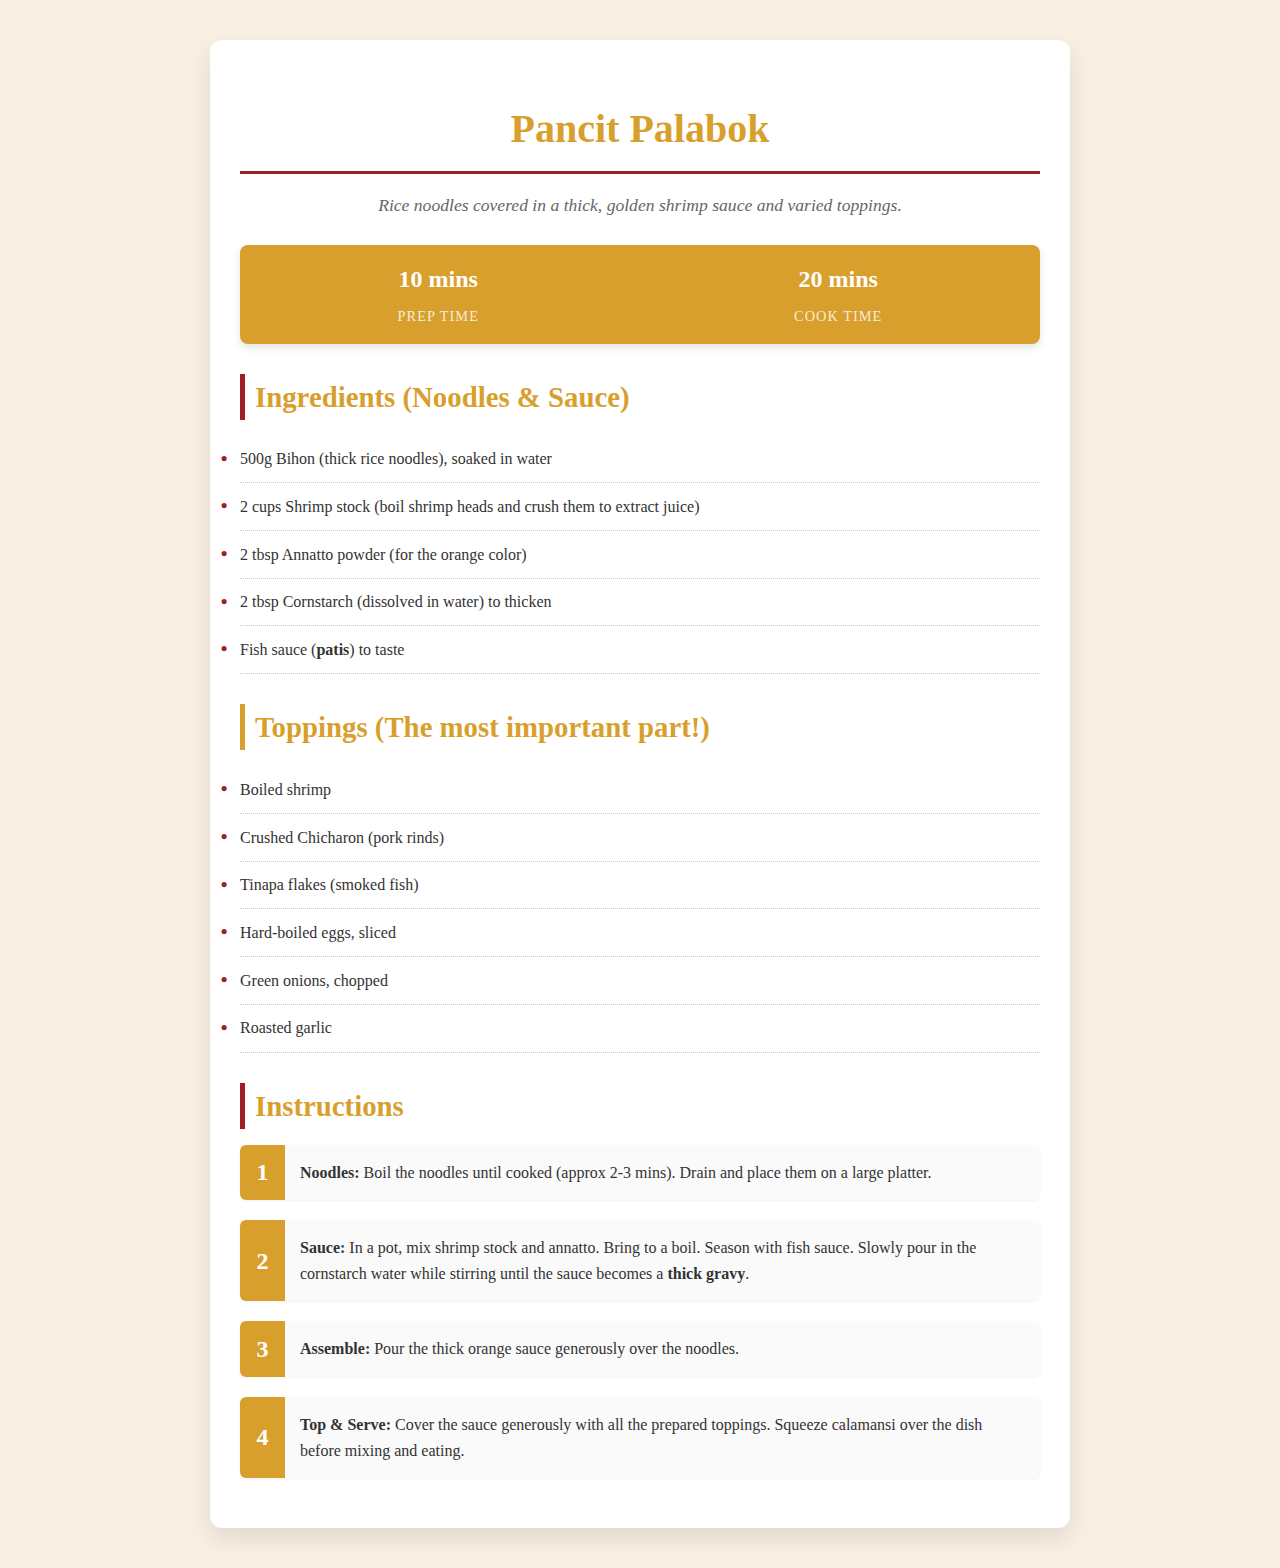
<file: pancit-palabok-recipe.html>
<!DOCTYPE html>
<html lang="en">
<head>
    <meta charset="UTF-8">
    <meta name="viewport" content="width=device-width, initial-scale=1.0">
    <title>Pancit Palabok Recipe</title>
    <style>
        /* CSS STYLES */
        :root {
            --primary-color: #d89f2d; /* Golden Orange for Palabok Sauce */
            --secondary-color: #f8f0e3; 
            --accent-color: #a01d26; /* Deep Red/Chili accent */
            --text-color: #333;
        }

        body {
            font-family: 'Georgia', serif;
            line-height: 1.6;
            margin: 0;
            padding: 0;
            background-color: var(--secondary-color);
            color: var(--text-color);
        }

        .recipe-container {
            max-width: 800px;
            margin: 40px auto;
            padding: 30px;
            background: #fff;
            box-shadow: 0 10px 25px rgba(0, 0, 0, 0.1);
            border-radius: 12px;
        }

        /* --- Global Recipe Styling --- */
        .recipe-title {
            text-align: center;
            font-size: 2.5em;
            margin-bottom: 0.1em;
            padding-bottom: 10px;
            color: var(--primary-color);
            border-bottom: 3px solid var(--accent-color);
        }

        .tagline {
            text-align: center;
            font-style: italic;
            color: #666;
            margin-bottom: 25px;
            font-size: 1.1em;
        }
        
        /* Time Section */
        .time-box {
            display: flex;
            justify-content: space-around;
            background-color: var(--primary-color);
            color: white;
            padding: 15px 0;
            margin-bottom: 25px;
            border-radius: 8px;
            box-shadow: 0 4px 8px rgba(0, 0, 0, 0.1);
        }

        .time-item {
            text-align: center;
            padding: 0 15px;
        }

        .time-item strong {
            display: block;
            font-size: 1.5em;
            margin-bottom: 5px;
        }

        .time-item span {
            font-size: 0.9em;
            text-transform: uppercase;
            letter-spacing: 1px;
            opacity: 0.8;
        }
        
        /* Ingredients & Instructions Titles */
        .section-title {
            color: var(--primary-color);
            font-size: 1.8em;
            margin-top: 30px;
            margin-bottom: 15px;
            border-left: 5px solid var(--accent-color);
            padding-left: 10px;
        }

        /* Ingredients List */
        .ingredients ul {
            list-style: none;
            padding: 0;
        }

        .ingredients li {
            padding: 8px 0;
            border-bottom: 1px dotted #ccc;
            display: flex;
            align-items: center;
        }

        .ingredients li:before {
            content: '•';
            color: var(--accent-color);
            font-weight: bold;
            display: inline-block;
            width: 1em;
            margin-left: -1em;
            font-size: 1.2em;
        }

        /* Instructions List - FIX RETAINED for alignment */
        .instructions ol {
            list-style-type: none;
            counter-reset: step-counter;
            padding: 0;
        }

        .instructions li {
            margin-bottom: 20px;
            /* Padding left provides space for the step number block */
            padding: 15px 15px 15px 60px; 
            position: relative;
            background-color: #fafafa;
            border-radius: 6px;
            box-shadow: 0 1px 3px rgba(0, 0, 0, 0.05);
        }

        .instructions li:before {
            content: counter(step-counter);
            counter-increment: step-counter;
            position: absolute;
            left: 0; 
            top: 0;
            width: 45px; /* Width of the step number block */
            height: 100%;
            background-color: var(--primary-color); 
            color: white; 
            font-weight: bold;
            font-size: 1.5em;
            display: flex;
            align-items: center;
            justify-content: center;
            border-radius: 6px 0 0 6px;
        }
        
        /* The optional note styling is removed as requested in the previous step */
    </style>
</head>
<body>

<div class="recipe-container">
    
    <h1 class="recipe-title">Pancit Palabok </h1>
    <p class="tagline">Rice noodles covered in a thick, golden shrimp sauce and varied toppings.</p>

    <div class="time-box">
        <div class="time-item">
            <strong>10 mins</strong>
            <span>Prep Time</span>
        </div>
        <div class="time-item">
            <strong>20 mins</strong>
            <span>Cook Time</span>
        </div>
    </div>

    <h2 class="section-title">Ingredients (Noodles & Sauce)</h2>
    <div class="ingredients">
        <ul>
            <li>500g Bihon (thick rice noodles), soaked in water</li>
            <li>2 cups Shrimp stock (boil shrimp heads and crush them to extract juice)</li>
            <li>2 tbsp Annatto powder (for the orange color)</li>
            <li>2 tbsp Cornstarch (dissolved in water) to thicken</li>
            <li>Fish sauce (<b>patis</b>) to taste</li>
        </ul>
    </div>
    
    <h2 class="section-title" style="border-left-color: var(--primary-color);">Toppings (The most important part!)</h2>
    <div class="ingredients">
        <ul>
            <li>Boiled shrimp</li>
            <li>Crushed Chicharon (pork rinds)</li>
            <li>Tinapa flakes (smoked fish)</li>
            <li>Hard-boiled eggs, sliced</li>
            <li>Green onions, chopped</li>
            <li>Roasted garlic</li>
        </ul>
    </div>

    <h2 class="section-title">Instructions</h2>
    <div class="instructions">
        <ol>
            <li>
                <b>Noodles:</b> Boil the noodles until cooked (approx 2-3 mins). Drain and place them on a large platter.
            </li>
            <li>
                <b>Sauce:</b> In a pot, mix shrimp stock and annatto. Bring to a boil. Season with fish sauce. Slowly pour in the cornstarch water while stirring until the sauce becomes a <b>thick gravy</b>.
            </li>
            <li>
                <b>Assemble:</b> Pour the thick orange sauce generously over the noodles.
            </li>
            <li>
                <b>Top & Serve:</b> Cover the sauce generously with all the prepared toppings. Squeeze calamansi over the dish before mixing and eating.
            </li>
        </ol>
    </div>

</div>

</body>
</html>
</file>
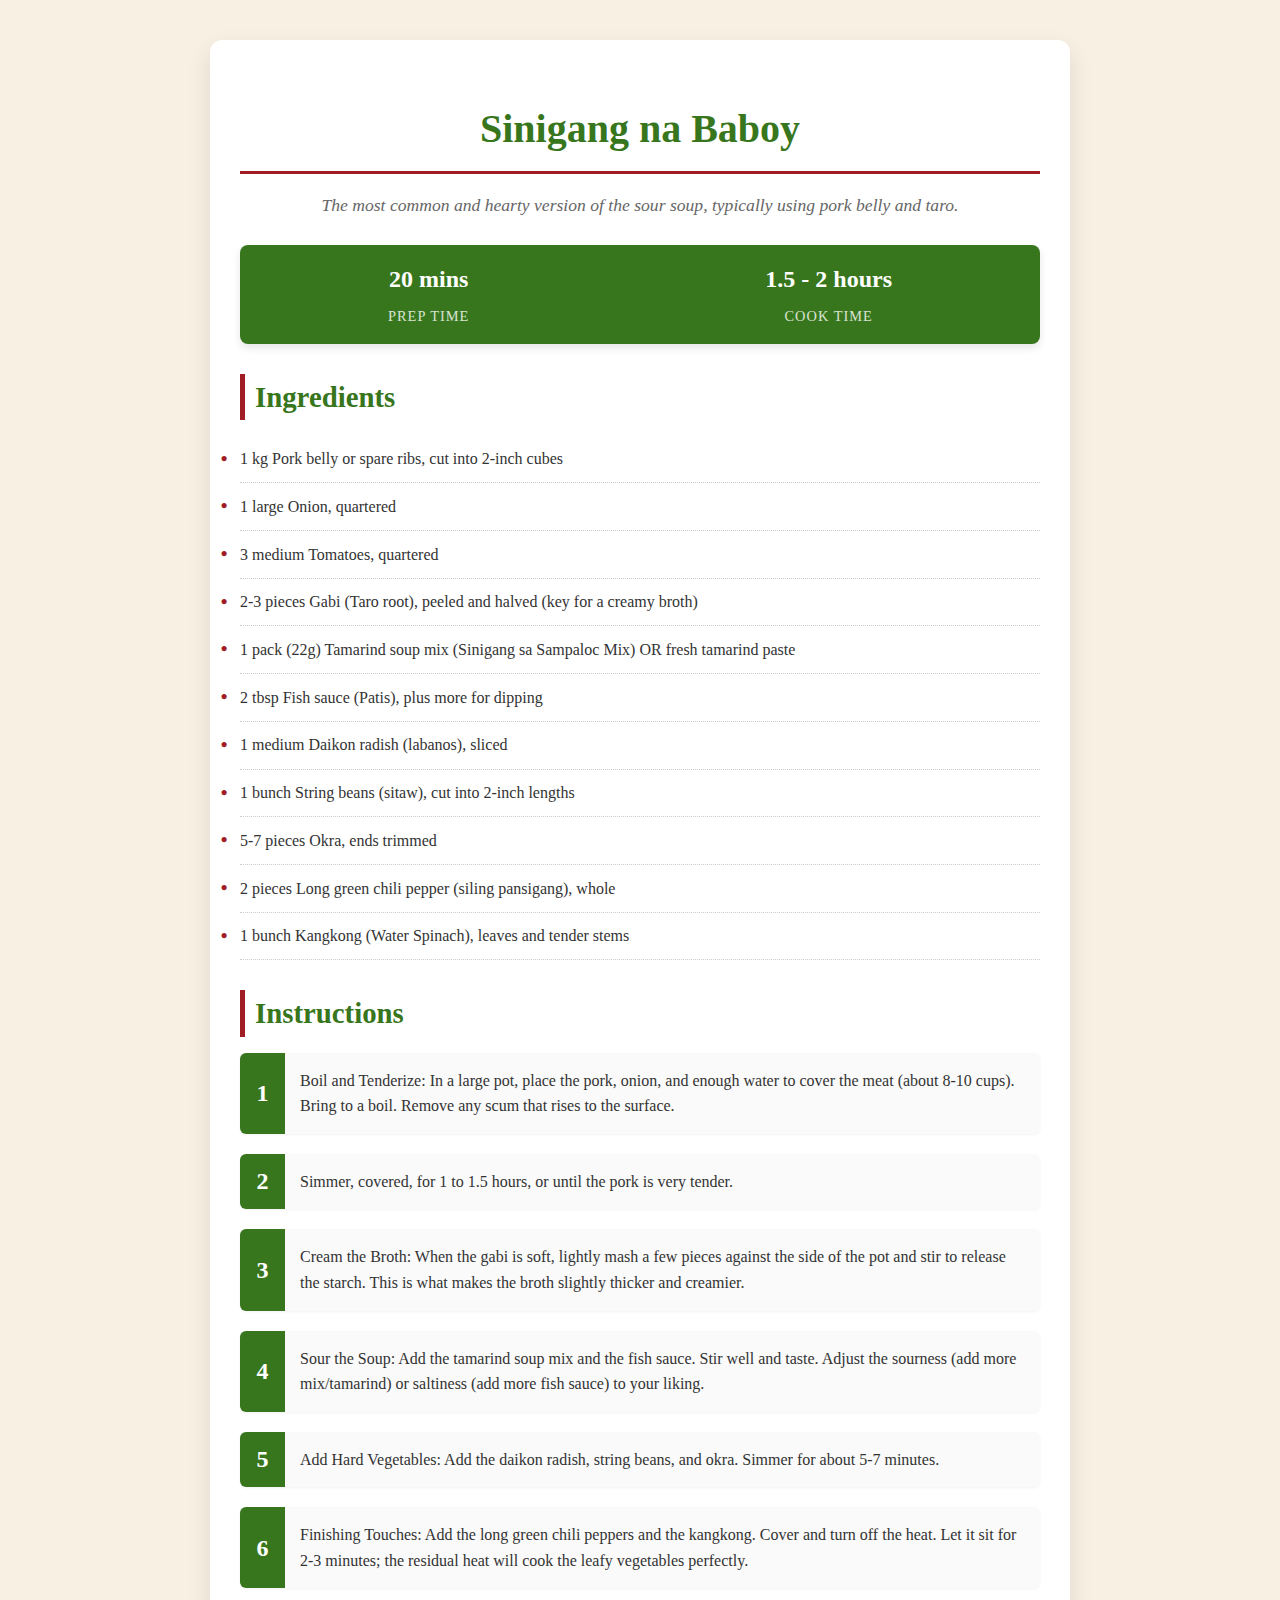
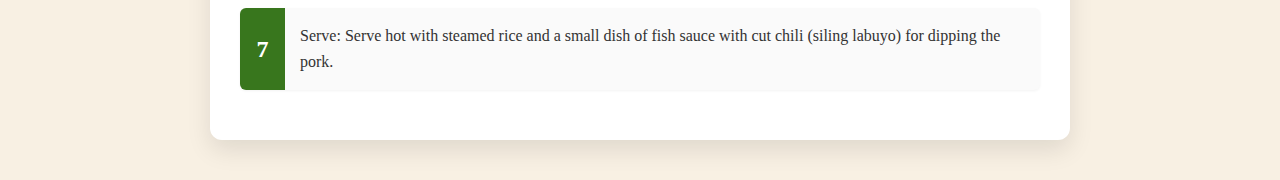
<file: sinigang-recipe.html>
<!DOCTYPE html>
<html lang="en">
<head>
    <meta charset="UTF-8">
    <meta name="viewport" content="width=device-width, initial-scale=1.0">
    <title>Sinigang na Baboy Recipe</title>
    <style>
        /* CSS STYLES */
        :root {
            --primary-color: #38761d; /* Dark Green (Kangkong/Vegetables) */
            --secondary-color: #f8f0e3; 
            --accent-color: #a01d26; /* Tamarind Red/Sour Accent */
            --text-color: #333;
        }

        body {
            font-family: 'Georgia', serif;
            line-height: 1.6;
            margin: 0;
            padding: 0;
            background-color: var(--secondary-color);
            color: var(--text-color);
        }

        .recipe-container {
            max-width: 800px;
            margin: 40px auto;
            padding: 30px;
            background: #fff;
            box-shadow: 0 10px 25px rgba(0, 0, 0, 0.1);
            border-radius: 12px;
        }

        /* --- Global Recipe Styling --- */
        .recipe-title {
            text-align: center;
            font-size: 2.5em;
            margin-bottom: 0.1em;
            padding-bottom: 10px;
            color: var(--primary-color);
            border-bottom: 3px solid var(--accent-color);
        }

        .tagline {
            text-align: center;
            font-style: italic;
            color: #666;
            margin-bottom: 25px;
            font-size: 1.1em;
        }
        
        /* Time Section */
        .time-box {
            display: flex;
            justify-content: space-around;
            background-color: var(--primary-color);
            color: white;
            padding: 15px 0;
            margin-bottom: 25px;
            border-radius: 8px;
            box-shadow: 0 4px 8px rgba(0, 0, 0, 0.1);
        }

        .time-item {
            text-align: center;
            padding: 0 15px;
        }

        .time-item strong {
            display: block;
            font-size: 1.5em;
            margin-bottom: 5px;
        }

        .time-item span {
            font-size: 0.9em;
            text-transform: uppercase;
            letter-spacing: 1px;
            opacity: 0.8;
        }
        
        /* Ingredients & Instructions Titles */
        .section-title {
            color: var(--primary-color);
            font-size: 1.8em;
            margin-top: 30px;
            margin-bottom: 15px;
            border-left: 5px solid var(--accent-color);
            padding-left: 10px;
        }

        /* Ingredients List */
        .ingredients ul {
            list-style: none;
            padding: 0;
        }

        .ingredients li {
            padding: 8px 0;
            border-bottom: 1px dotted #ccc;
            display: flex;
            align-items: center;
        }

        .ingredients li:before {
            content: '•';
            color: var(--accent-color);
            font-weight: bold;
            display: inline-block;
            width: 1em;
            margin-left: -1em;
            font-size: 1.2em;
        }

        /* Instructions List - FIX RETAINED for alignment */
        .instructions ol {
            list-style-type: none;
            counter-reset: step-counter;
            padding: 0;
        }

        .instructions li {
            margin-bottom: 20px;
            /* Padding left provides space for the step number block */
            padding: 15px 15px 15px 60px; 
            position: relative;
            background-color: #fafafa;
            border-radius: 6px;
            box-shadow: 0 1px 3px rgba(0, 0, 0, 0.05);
        }

        .instructions li:before {
            content: counter(step-counter);
            counter-increment: step-counter;
            position: absolute;
            left: 0; 
            top: 0;
            width: 45px; /* Width of the step number block */
            height: 100%;
            background-color: var(--primary-color); 
            color: white; 
            font-weight: bold;
            font-size: 1.5em;
            display: flex;
            align-items: center;
            justify-content: center;
            border-radius: 6px 0 0 6px;
        }
    </style>
</head>
<body>

<div class="recipe-container">
    
    <h1 class="recipe-title">Sinigang na Baboy </h1>
    <p class="tagline">The most common and hearty version of the sour soup, typically using pork belly and taro.</p>

    <div class="time-box">
        <div class="time-item">
            <strong>20 mins</strong>
            <span>Prep Time</span>
        </div>
        <div class="time-item">
            <strong>1.5 - 2 hours</strong>
            <span>Cook Time</span>
        </div>
    </div>

    <h2 class="section-title">Ingredients</h2>
    <div class="ingredients">
        <ul>
            <li>1 kg Pork belly or spare ribs, cut into 2-inch cubes</li>
            <li>1 large Onion, quartered</li>
            <li>3 medium Tomatoes, quartered</li>
            <li>2-3 pieces Gabi (Taro root), peeled and halved (key for a creamy broth)</li>
            <li>1 pack (22g) Tamarind soup mix (Sinigang sa Sampaloc Mix) OR fresh tamarind paste</li>
            <li>2 tbsp Fish sauce (Patis), plus more for dipping</li>
            <li>1 medium Daikon radish (labanos), sliced</li>
            <li>1 bunch String beans (sitaw), cut into 2-inch lengths</li>
            <li>5-7 pieces Okra, ends trimmed</li>
            <li>2 pieces Long green chili pepper (siling pansigang), whole</li>
            <li>1 bunch Kangkong (Water Spinach), leaves and tender stems</li>
        </ul>
    </div>

    <h2 class="section-title">Instructions</h2>
    <div class="instructions">
        <ol>
            <li>
                Boil and Tenderize: In a large pot, place the pork, onion, and enough water to cover the meat (about 8-10 cups). Bring to a boil. Remove any scum that rises to the surface.
            </li>
            <li> Simmer, covered, for 1 to 1.5 hours, or until the pork is very tender.
            </li>
            <li>
                Cream the Broth: When the gabi is soft, lightly mash a few pieces against the side of the pot and stir to release the starch. This is what makes the broth slightly thicker and creamier.
            </li>
            <li>
                Sour the Soup: Add the tamarind soup mix and the fish sauce. Stir well and taste. Adjust the sourness (add more mix/tamarind) or saltiness (add more fish sauce) to your liking.
            </li>
            <li>
                Add Hard Vegetables: Add the daikon radish, string beans, and okra. Simmer for about 5-7 minutes.
            </li>
            <li>
                Finishing Touches: Add the long green chili peppers and the kangkong. Cover and turn off the heat. Let it sit for 2-3 minutes; the residual heat will cook the leafy vegetables perfectly.
            </li>
            <li>
                Serve: Serve hot with steamed rice and a small dish of fish sauce with cut chili (siling labuyo) for dipping the pork.
            </li>
        </ol>
    </div>

</div>

</body>
</html>
</file>
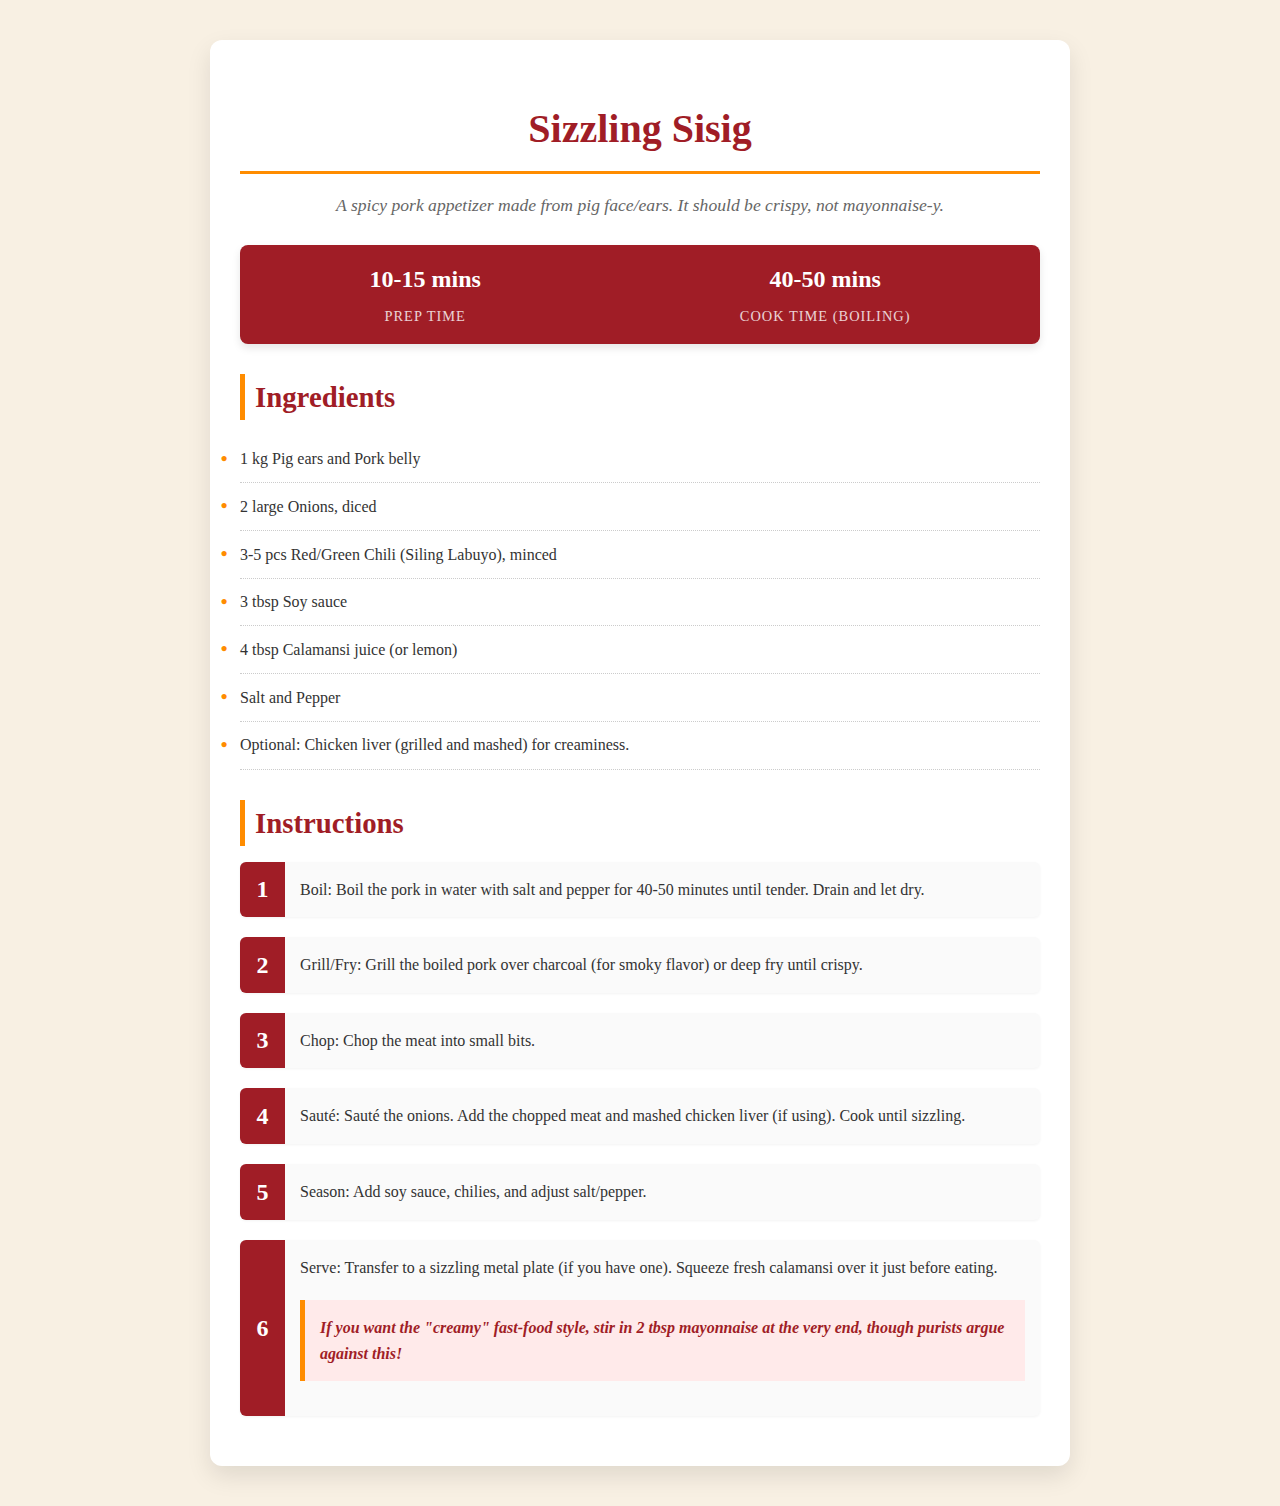
<file: sizzling-sisig-recipe.html>
<!DOCTYPE html>
<html lang="en">
<head>
    <meta charset="UTF-8">
    <meta name="viewport" content="width=device-width, initial-scale=1.0">
    <title>Sizzling Sisig Recipe</title>
    <style>
        /* CSS STYLES */
        :root {
            --primary-color: #a01d26; /* Deep Red/Chili Color */
            --secondary-color: #f8f0e3; 
            --accent-color: #ff8c00; /* Orange/Sizzling Accent */
            --text-color: #333;
        }

        body {
            font-family: 'Georgia', serif;
            line-height: 1.6;
            margin: 0;
            padding: 0;
            background-color: var(--secondary-color);
            color: var(--text-color);
        }

        .recipe-container {
            max-width: 800px;
            margin: 40px auto;
            padding: 30px;
            background: #fff;
            box-shadow: 0 10px 25px rgba(0, 0, 0, 0.1);
            border-radius: 12px;
        }

        /* --- Global Recipe Styling --- */
        .recipe-title {
            text-align: center;
            font-size: 2.5em;
            margin-bottom: 0.1em;
            padding-bottom: 10px;
            color: var(--primary-color);
            border-bottom: 3px solid var(--accent-color);
        }

        .tagline {
            text-align: center;
            font-style: italic;
            color: #666;
            margin-bottom: 25px;
            font-size: 1.1em;
        }
        
        /* Time Section */
        .time-box {
            display: flex;
            justify-content: space-around;
            background-color: var(--primary-color);
            color: #fff;
            padding: 15px 0;
            margin-bottom: 25px;
            border-radius: 8px;
            box-shadow: 0 4px 8px rgba(0, 0, 0, 0.1);
        }

        .time-item {
            text-align: center;
            padding: 0 15px;
        }

        .time-item strong {
            display: block;
            font-size: 1.5em;
            margin-bottom: 5px;
        }

        .time-item span {
            font-size: 0.9em;
            text-transform: uppercase;
            letter-spacing: 1px;
            opacity: 0.8;
        }
        
        /* Ingredients & Instructions Titles */
        .section-title {
            color: var(--primary-color);
            font-size: 1.8em;
            margin-top: 30px;
            margin-bottom: 15px;
            border-left: 5px solid var(--accent-color);
            padding-left: 10px;
        }

        /* Ingredients List */
        .ingredients ul {
            list-style: none;
            padding: 0;
        }

        .ingredients li {
            padding: 8px 0;
            border-bottom: 1px dotted #ccc;
            display: flex;
            align-items: center;
        }

        .ingredients li:before {
            content: '•';
            color: var(--accent-color);
            font-weight: bold;
            display: inline-block;
            width: 1em;
            margin-left: -1em;
            font-size: 1.2em;
        }

        /* Instructions List - FIX RETAINED for alignment */
        .instructions ol {
            list-style-type: none;
            counter-reset: step-counter;
            padding: 0;
        }

        .instructions li {
            margin-bottom: 20px;
            padding: 15px 15px 15px 60px; 
            position: relative;
            background-color: #fafafa;
            border-radius: 6px;
            box-shadow: 0 1px 3px rgba(0, 0, 0, 0.05);
        }

        .instructions li:before {
            content: counter(step-counter);
            counter-increment: step-counter;
            position: absolute;
            left: 0; 
            top: 0;
            width: 45px; 
            height: 100%;
            background-color: var(--primary-color); /* Deep Red step number */
            color: white; 
            font-weight: bold;
            font-size: 1.5em;
            display: flex;
            align-items: center;
            justify-content: center;
            border-radius: 6px 0 0 6px;
        }
        
        /* Special Note/Rule */
        .note {
            background-color: #ffeaea; /* Light red/pink */
            border-left: 5px solid var(--accent-color); 
            padding: 15px;
            margin: 20px 0;
            color: var(--primary-color);
            font-style: italic;
            font-weight: bold;
        }
    </style>
</head>
<body>

<div class="recipe-container">
    
    <h1 class="recipe-title"> Sizzling Sisig </h1>
    <p class="tagline">A spicy pork appetizer made from pig face/ears. It should be crispy, not mayonnaise-y.</p>

    <div class="time-box">
        <div class="time-item">
            <strong>10-15 mins</strong>
            <span>Prep Time</span>
        </div>
        <div class="time-item">
            <strong>40-50 mins</strong>
            <span>Cook Time (Boiling)</span>
        </div>
    </div>

    <h2 class="section-title">Ingredients</h2>
    <div class="ingredients">
        <ul>
            <li>1 kg Pig ears and Pork belly </li>
            <li>2 large Onions, diced</li>
            <li>3-5 pcs Red/Green Chili (Siling Labuyo), minced</li>
            <li>3 tbsp Soy sauce</li>
            <li>4 tbsp Calamansi juice (or lemon)</li>
            <li>Salt and Pepper</li>
            <li>Optional: Chicken liver (grilled and mashed) for creaminess.</li>
        </ul>
    </div>

    <h2 class="section-title">Instructions</h2>
    <div class="instructions">
        <ol>
            <li>
                Boil: Boil the pork in water with salt and pepper for 40-50 minutes until tender. Drain and let dry.
            </li>
            <li>
                Grill/Fry: Grill the boiled pork over charcoal (for smoky flavor) or deep fry until crispy.
            </li>
            <li>
                Chop: Chop the meat into small bits.
            </li>
            <li>
                Sauté: Sauté the onions. Add the chopped meat and mashed chicken liver (if using). Cook until sizzling.
            </li>
            <li>
                Season: Add soy sauce, chilies, and adjust salt/pepper.
            </li>
            <li>
                Serve: Transfer to a sizzling metal plate (if you have one). Squeeze fresh calamansi over it just before eating.
                <div class="note">
                    If you want the "creamy" fast-food style, stir in 2 tbsp mayonnaise at the very end, though purists argue against this!
                </div>
            </li>
        </ol>
    </div>

</div>

</body>
</html>
</file>
